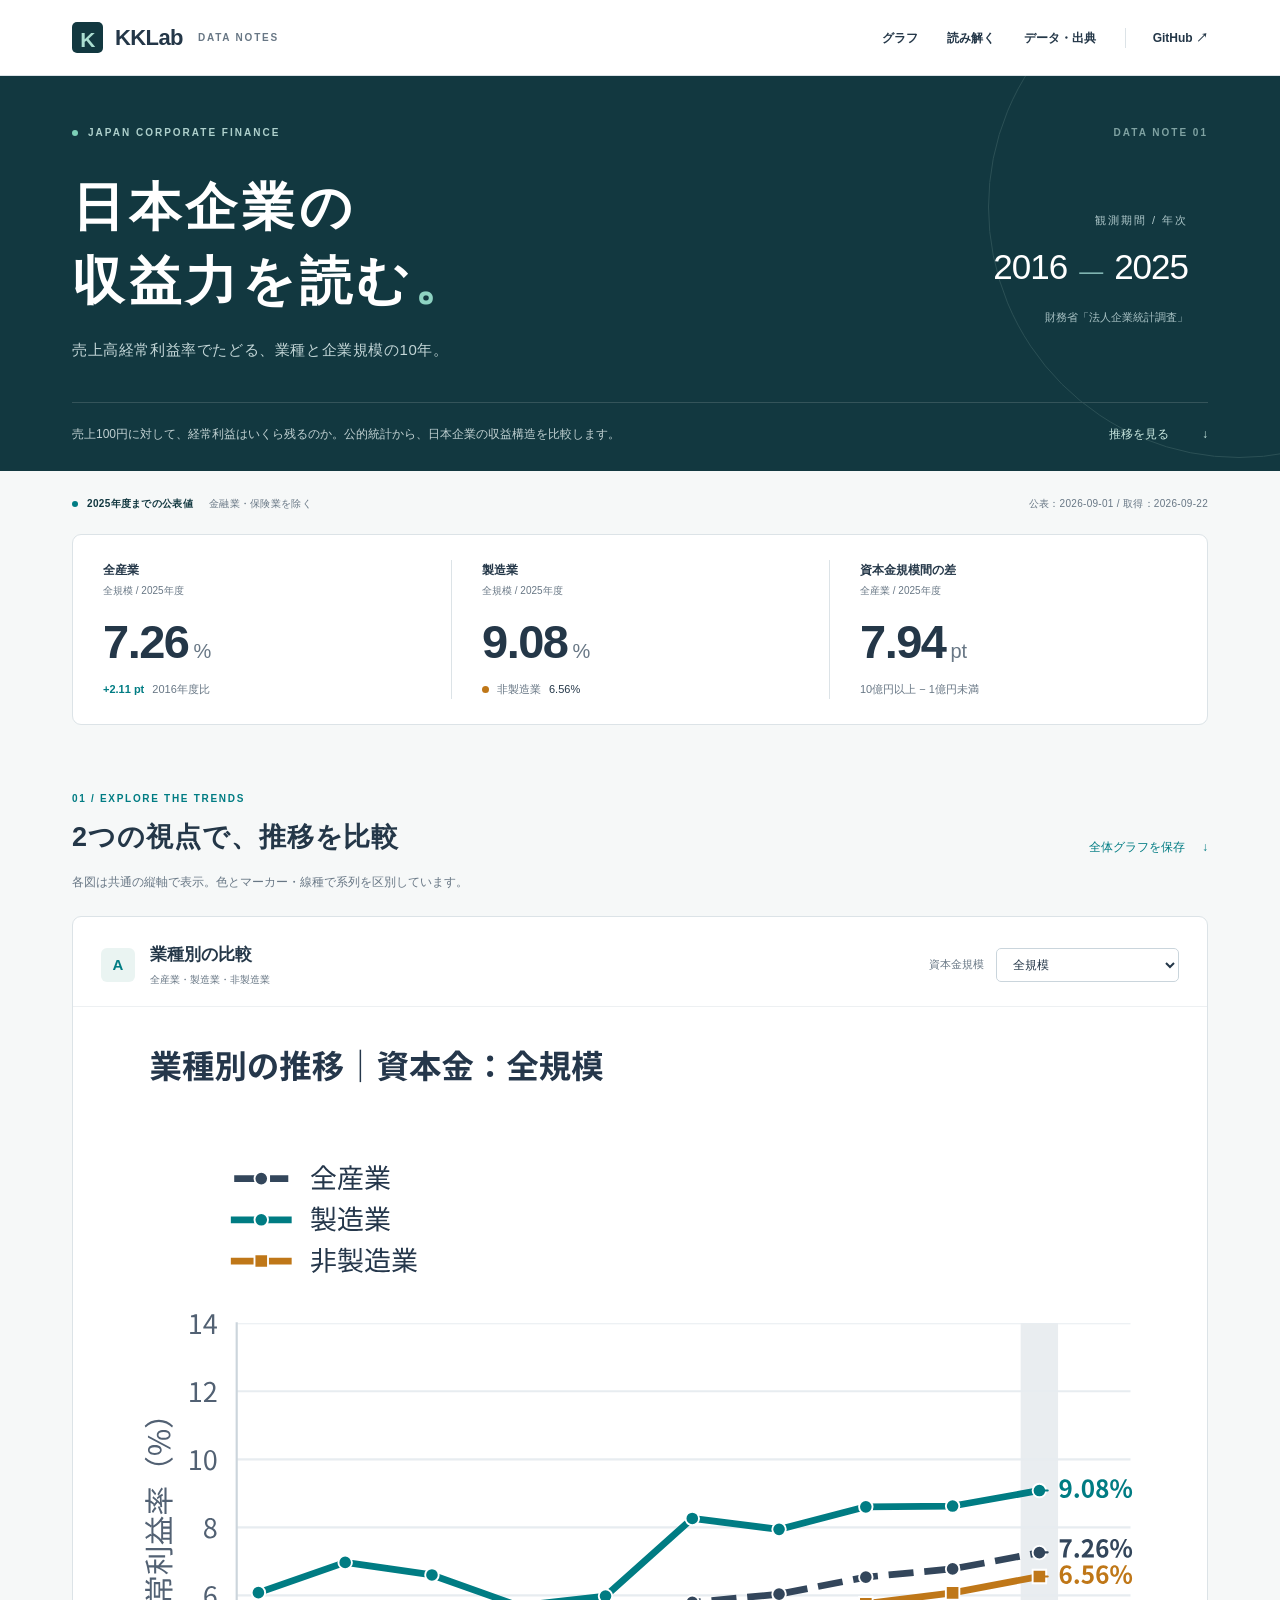
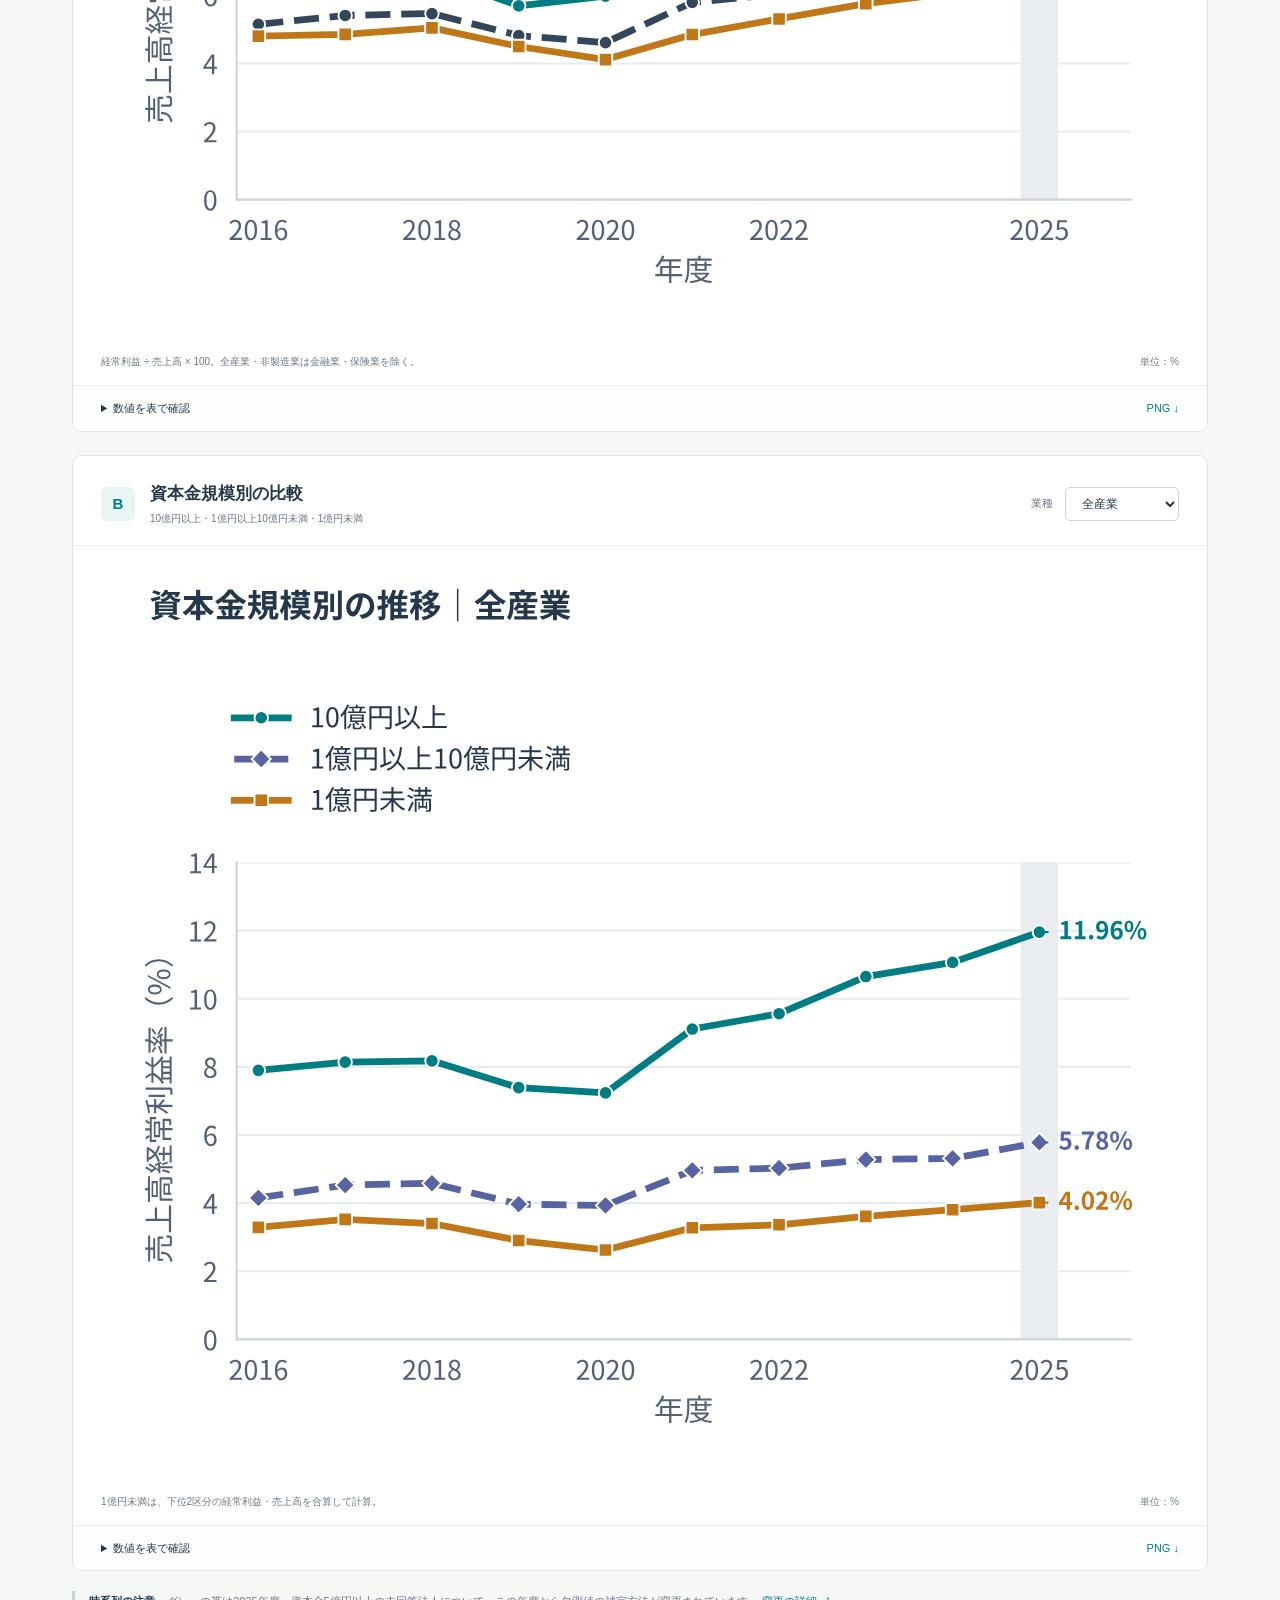
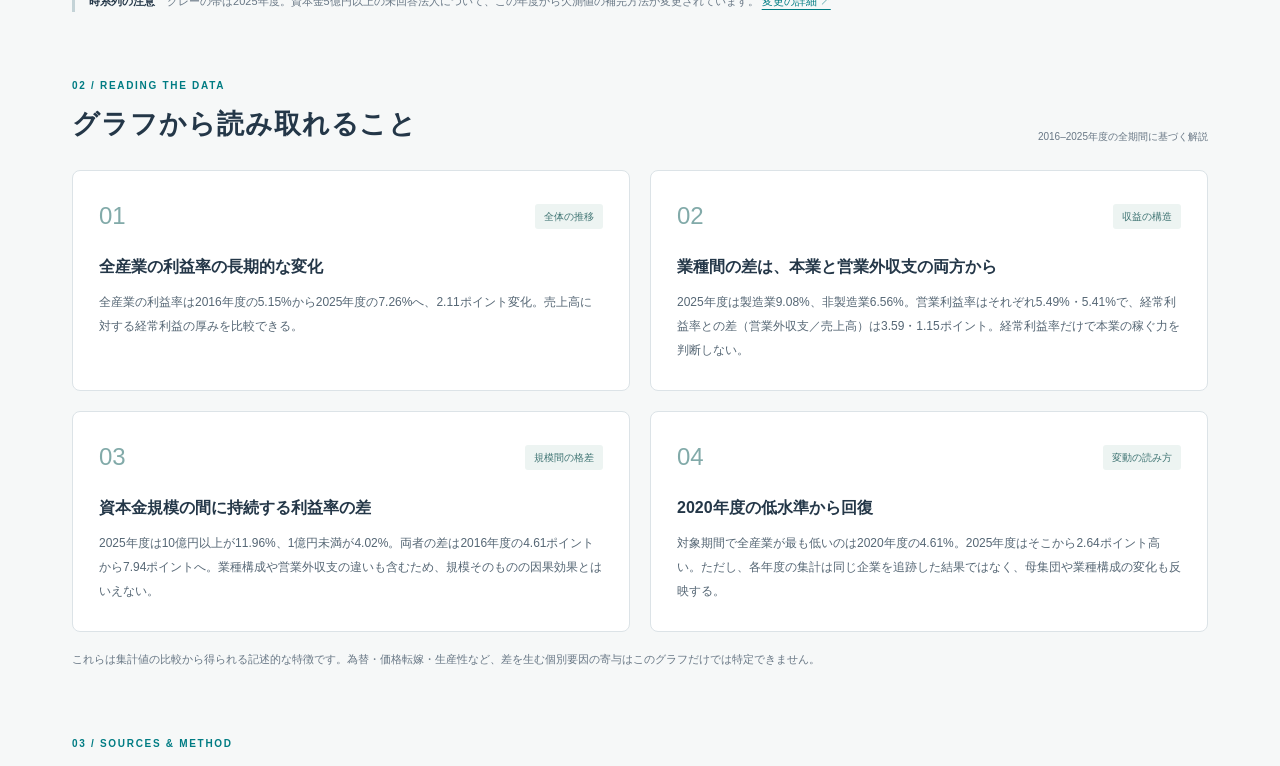
<file: docs/index.html>
<!doctype html>
<html lang="ja">
<head>
  <meta charset="utf-8">
  <meta name="viewport" content="width=device-width, initial-scale=1">
  <meta name="description" content="日本企業の売上高経常利益率を、業種・資本金規模別に比較。財務省「法人企業統計調査」の2016〜2025年度の年次データを可視化。PythonコードとCSVも公開。">
  <meta name="theme-color" content="#123840">
  <title>日本企業の収益力を読む | KKLab</title>
  <link rel="icon" href="data:image/svg+xml,%3Csvg xmlns='http://www.w3.org/2000/svg' viewBox='0 0 32 32'%3E%3Crect width='32' height='32' rx='8' fill='%23123840'/%3E%3Cpath d='M6 23l7-7 5 3 8-11' stroke='%2385d7c7' stroke-width='3' fill='none'/%3E%3C/svg%3E">
  <link rel="stylesheet" href="assets/style.css">
  <script src="assets/app.js" defer></script>
</head>
<body>
<a class="skip-link" href="#main">本文へ移動</a>
<header class="site-header">
  <div class="header-inner">
    <a class="brand" href="./" aria-label="KKLab ホーム"><span class="brand-mark" aria-hidden="true">K</span> KKLab <span class="brand-sub">DATA NOTES</span></a>
    <nav aria-label="メインナビゲーション"><a href="#trends">グラフ</a><a href="#insights">読み解く</a><a href="#sources">データ・出典</a><a class="github-link" href="https://github.com/katzkawai/kklab-corporate-ordinary-profit">GitHub ↗</a></nav>
  </div>
</header>
<main id="main">
  <section class="hero">
    <div class="hero-inner">
      <div class="eyebrow"><span class="status-dot"></span> JAPAN CORPORATE FINANCE <span class="hero-number">DATA NOTE 01</span></div>
      <div class="hero-heading"><div><h1>日本企業の<br>収益力を読む<span class="title-dot">。</span></h1><p class="hero-subtitle">売上高経常利益率でたどる、業種と企業規模の10年。</p></div>
        <div class="period"><span>観測期間 / 年次</span><strong>2016<span>—</span>2025</strong><small>財務省「法人企業統計調査」</small></div>
      </div>
      <div class="hero-footer"><p>売上100円に対して、経常利益はいくら残るのか。<br class="mobile-only">公的統計から、日本企業の収益構造を比較します。</p><a href="#trends">推移を見る <span aria-hidden="true">↓</span></a></div>
    </div>
  </section>
  <div class="content">
    <div class="scope"><span><span class="scope-dot"></span> 2025年度までの公表値</span><span>金融業・保険業を除く</span><span>公表：2026-09-01 / 取得：2026-09-22</span></div>
    <section class="metrics" aria-label="最新年度の主要指標">
      <article class="metric"><p class="metric-label">全産業 <span>全規模 / 2025年度</span></p><p class="metric-value">7.26<span>%</span></p><p class="metric-note"><span class="teal">+2.11 pt</span> <span>2016年度比</span></p></article>
      <article class="metric"><p class="metric-label">製造業 <span>全規模 / 2025年度</span></p><p class="metric-value">9.08<span>%</span></p><p class="metric-note"><span class="dot teal-bg"></span>非製造業 <strong>6.56%</strong></p></article>
      <article class="metric"><p class="metric-label">資本金規模間の差 <span>全産業 / 2025年度</span></p><p class="metric-value">7.94<span>pt</span></p><p class="metric-note">10億円以上 − 1億円未満</p></article>
    </section>

    <section id="trends" class="section">
      <div class="section-heading"><div><p class="eyebrow dark">01 / EXPLORE THE TRENDS</p><h2>2つの視点で、推移を比較</h2></div><a class="text-link" href="assets/ordinary-profit-margin.png" download>全体グラフを保存 <span aria-hidden="true">↓</span></a></div>
      <p class="section-intro">各図は共通の縦軸で表示。色とマーカー・線種で系列を区別しています。</p>
      <article class="chart-card" data-chart="industry">
        <div class="chart-header"><div><span class="chart-index">A</span><div><h3>業種別の比較</h3><p>全産業・製造業・非製造業</p></div></div><label class="chart-select">資本金規模<select id="industry-select" aria-controls="industry-chart industry-table"><option value="all">全規模</option><option value="large">10億円以上</option><option value="medium">1億円以上10億円未満</option><option value="small">1億円未満</option></select></label></div>
        <figure><div class="chart-scroll"><picture><source id="industry-mobile-source" media="(max-width: 560px)" srcset="assets/industry-all-mobile.svg"><img id="industry-chart" src="assets/industry-all.svg" alt="2016〜2025年度の売上高経常利益率。全規模の全産業・製造業・非製造業を比較。数値は直後のデータ表で確認できます。" width="1200" height="540"></picture></div><figcaption>経常利益 ÷ 売上高 × 100。全産業・非製造業は金融業・保険業を除く。<span>単位：%</span></figcaption></figure>
        <div class="chart-actions"><details><summary>数値を表で確認</summary><div class="table-scroll" id="industry-table"></div></details><a id="industry-download" href="assets/industry-all.png" download>PNG ↓</a></div>
      </article>
      <article class="chart-card" data-chart="size">
        <div class="chart-header"><div><span class="chart-index">B</span><div><h3>資本金規模別の比較</h3><p>10億円以上・1億円以上10億円未満・1億円未満</p></div></div><label class="chart-select">業種<select id="size-select" aria-controls="size-chart size-table"><option value="104">全産業</option><option value="108">製造業</option><option value="144">非製造業</option></select></label></div>
        <figure><div class="chart-scroll"><picture><source id="size-mobile-source" media="(max-width: 560px)" srcset="assets/size-104-mobile.svg"><img id="size-chart" src="assets/size-104.svg" alt="2016〜2025年度の売上高経常利益率。全産業について3つの資本金規模を比較。数値は直後のデータ表で確認できます。" width="1200" height="540" loading="lazy"></picture></div><figcaption>1億円未満は、下位2区分の経常利益・売上高を合算して計算。<span>単位：%</span></figcaption></figure>
        <div class="chart-actions"><details><summary>数値を表で確認</summary><div class="table-scroll" id="size-table"></div></details><a id="size-download" href="assets/size-104.png" download>PNG ↓</a></div>
      </article>
      <p class="chart-caveat"><strong>時系列の注意</strong> グレーの帯は2025年度。資本金5億円以上の未回答法人について、この年度から欠測値の補完方法が変更されています。 <a href="https://www.mof.go.jp/pri/reference/ssc/summary/kessokuchi_20260630.pdf">変更の詳細 ↗</a></p>
      <p id="chart-status" class="sr-only" role="status" aria-live="polite"></p>
      <noscript><p class="notice">グラフの切り替えとデータ表にはJavaScriptが必要です。上のグラフと<a href="data/ordinary_profit_margin.csv">全データCSV</a>はそのまま閲覧できます。</p></noscript>
    </section>

    <section id="insights" class="section insights-section">
      <div class="section-heading"><div><p class="eyebrow dark">02 / READING THE DATA</p><h2>グラフから読み取れること</h2></div><span class="section-aside">2016–2025年度の全期間に基づく解説</span></div>
      <div class="insight-grid"><article class="insight"><div class="insight-top"><span class="insight-number">01</span><span class="insight-tag">全体の推移</span></div><h3>全産業の利益率の長期的な変化</h3><p>全産業の利益率は2016年度の5.15%から2025年度の7.26%へ、2.11ポイント変化。売上高に対する経常利益の厚みを比較できる。</p></article><article class="insight"><div class="insight-top"><span class="insight-number">02</span><span class="insight-tag">収益の構造</span></div><h3>業種間の差は、本業と営業外収支の両方から</h3><p>2025年度は製造業9.08%、非製造業6.56%。営業利益率はそれぞれ5.49%・5.41%で、経常利益率との差（営業外収支／売上高）は3.59・1.15ポイント。経常利益率だけで本業の稼ぐ力を判断しない。</p></article><article class="insight"><div class="insight-top"><span class="insight-number">03</span><span class="insight-tag">規模間の格差</span></div><h3>資本金規模の間に持続する利益率の差</h3><p>2025年度は10億円以上が11.96%、1億円未満が4.02%。両者の差は2016年度の4.61ポイントから7.94ポイントへ。業種構成や営業外収支の違いも含むため、規模そのものの因果効果とはいえない。</p></article><article class="insight"><div class="insight-top"><span class="insight-number">04</span><span class="insight-tag">変動の読み方</span></div><h3>2020年度の低水準から回復</h3><p>対象期間で全産業が最も低いのは2020年度の4.61%。2025年度はそこから2.64ポイント高い。ただし、各年度の集計は同じ企業を追跡した結果ではなく、母集団や業種構成の変化も反映する。</p></article></div>
      <p class="small-note">これらは集計値の比較から得られる記述的な特徴です。為替・価格転嫁・生産性など、差を生む個別要因の寄与はこのグラフだけでは特定できません。</p>
    </section>

    <section id="sources" class="section">
      <div class="section-heading"><div><p class="eyebrow dark">03 / SOURCES & METHOD</p><h2>データと計算方法</h2></div></div>
      <div class="method-grid"><div class="formula-panel"><span>売上高経常利益率</span><p><strong>経常利益</strong><span class="formula-divide">÷</span><strong>売上高</strong><span class="formula-times">× 100</span></p><small>法人企業統計の母集団推計値を使用。企業ごとの利益率の単純平均ではなく、集計金額の比率です。</small></div><dl class="definition-list"><div><dt>調査</dt><dd><a href="https://www.e-stat.go.jp/dbview?sid=0003060791">財務省「法人企業統計調査」年次別調査 ↗</a><br>e-Stat 統計表ID：0003060791</dd></div><div><dt>対象・期間</dt><dd>金融業・保険業を除く営利法人等。2016〜2025年度の確定決算に基づく年次データ。暦年・四半期の値とは区別しています。</dd></div><div><dt>資本金規模</dt><dd>「10億円以上」「1億円以上10億円未満」「1億円未満」の3区分。最後の区分には1,000万円未満も含みます。中小企業基本法や従業員数による企業区分ではありません。</dd></div><div><dt>指標の範囲</dt><dd>経常利益は営業利益に営業外収益・費用を加減したもの。受取配当金なども含むため、国内の本業だけの利益率とは異なります。単体法人の集計で、連結決算の利益率ではありません。</dd></div></dl></div>
      <details class="method-details"><summary>集計の注意点・検証内容を見る</summary><div><ul><li>年次別調査を使用し、対象範囲が異なる四半期別調査を接続していません。未公表の2026年度の値は補間・予測していません。</li><li>資本金1億円未満は「1,000万円以上1億円未満」と「1,000万円未満」の金額を合算。公表利益率を平均していません。</li><li>同じ企業を追跡するパネルではありません。資本金の変更、業種構成、母集団・標本の変化などが集計値に影響します。差の統計的有意性は検定していません。</li><li>2025年度から、金融・保険業を除く資本金5億円以上の未回答法人で前年度回答がある場合、その過去データによる補完に変更されています。</li><li>公表利益率150点と再計算値を照合（原表の小数1桁丸めの範囲内）。製造業＋非製造業、資本金の相互排他的な4区分の金額が全体と一致することを確認（百万円単位の丸めを許容）。</li><li>グラフ・カードは原金額から再計算した小数2桁表示。原表の小数1桁表示と桁数が異なります。比率の差は丸め前の値から計算します。</li><li>出典：<a href="https://www.mof.go.jp/pri/reference/ssc/index.htm">調査概要</a> / <a href="https://www.mof.go.jp/pri/reference/ssc/results/data.htm">調査結果・用語・算式</a> / <a href="https://www.mof.go.jp/pri/reference/ssc/summary/kessokuchi_20260630.pdf">補完方法の変更</a>。このページは公表資料を加工したもので、財務省の公式ページではありません。</li></ul></div></details>
      <div class="download-panel"><div><p class="eyebrow dark">OPEN DATA / REPRODUCIBLE</p><h3>データから、もう一度たどれる。</h3><p>計算に使った原データと、図を生成するコードを公開しています。</p><code>uv run build.py</code></div><div class="download-links"><a class="button primary" href="data/ordinary_profit_margin.csv" download>集計済みCSV <span>↓</span></a><a class="button" href="https://github.com/katzkawai/kklab-corporate-ordinary-profit/blob/main/build.py">Pythonコード <span>↗</span></a><a href="data/estat_annual.csv" download>e-Stat原データ（CP932） ↓</a><a href="data/provenance.json">取得情報・検証結果 ↗</a></div></div>
      <p class="small-note">コードはPEP 723形式。リポジトリ一式を取得し、<code>uv run build.py</code> で保存済みデータから再生成できます。<code>--refresh</code> を加えるとe-Statの公開CSVを再取得します（APIキー不要）。</p>
    </section>
  </div>
</main>
<footer><div><a class="brand" href="./">KKLab <span class="brand-sub">DATA NOTES</span></a><p class="site-credit">公的統計を、考えるための手がかりに。<br>このサイトはGPT 6 Astraにより構築されました。</p><a href="https://github.com/katzkawai/kklab-corporate-ordinary-profit">Source on GitHub ↗</a></div></footer>
<script id="chart-data" type="application/json">[{"capital_label": "\u5168\u898f\u6a21", "capital_size": "all", "fiscal_year": 2016, "net_nonoperating_margin_pp": 1.1168685987367057, "operating_margin_pct": 4.034214583832325, "operating_profit_million_yen": 58728333.0, "ordinary_margin_pct": 5.151083182569031, "ordinary_profit_million_yen": 74987218.0, "sales_million_yen": 1455756301.0, "sector": "\u5168\u7523\u696d", "sector_code": "104"}, {"capital_label": "10\u5104\u5186\u4ee5\u4e0a", "capital_size": "large", "fiscal_year": 2016, "net_nonoperating_margin_pp": 2.1040175796032985, "operating_margin_pct": 5.794765997788385, "operating_profit_million_yen": 31129658.0, "ordinary_margin_pct": 7.898783577391684, "ordinary_profit_million_yen": 42432504.0, "sales_million_yen": 537203021.0, "sector": "\u5168\u7523\u696d", "sector_code": "104"}, {"capital_label": "1\u5104\u5186\u4ee5\u4e0a10\u5104\u5186\u672a\u6e80", "capital_size": "medium", "fiscal_year": 2016, "net_nonoperating_margin_pp": 0.31697010471593856, "operating_margin_pct": 3.838721600051225, "operating_profit_million_yen": 10324725.0, "ordinary_margin_pct": 4.155691704767164, "ordinary_profit_million_yen": 11177256.0, "sales_million_yen": 268962589.0, "sector": "\u5168\u7523\u696d", "sector_code": "104"}, {"capital_label": "1\u5104\u5186\u672a\u6e80", "capital_size": "small", "fiscal_year": 2016, "net_nonoperating_margin_pp": 0.6317067126813249, "operating_margin_pct": 2.6592052871644367, "operating_profit_million_yen": 17273950.0, "ordinary_margin_pct": 3.2909119998457617, "ordinary_profit_million_yen": 21377458.0, "sales_million_yen": 649590691.0, "sector": "\u5168\u7523\u696d", "sector_code": "104"}, {"capital_label": "\u5168\u898f\u6a21", "capital_size": "all", "fiscal_year": 2016, "net_nonoperating_margin_pp": 1.724597809891704, "operating_margin_pct": 4.356312846304606, "operating_profit_million_yen": 17231894.0, "ordinary_margin_pct": 6.08091065619631, "ordinary_profit_million_yen": 24053738.0, "sales_million_yen": 395561444.0, "sector": "\u88fd\u9020\u696d", "sector_code": "108"}, {"capital_label": "10\u5104\u5186\u4ee5\u4e0a", "capital_size": "large", "fiscal_year": 2016, "net_nonoperating_margin_pp": 2.7188762854627733, "operating_margin_pct": 4.718665431936515, "operating_profit_million_yen": 10371715.0, "ordinary_margin_pct": 7.437541717399288, "ordinary_profit_million_yen": 16347856.0, "sales_million_yen": 219801873.0, "sector": "\u88fd\u9020\u696d", "sector_code": "108"}, {"capital_label": "1\u5104\u5186\u4ee5\u4e0a10\u5104\u5186\u672a\u6e80", "capital_size": "medium", "fiscal_year": 2016, "net_nonoperating_margin_pp": 0.4836496433981514, "operating_margin_pct": 5.064069927008379, "operating_profit_million_yen": 3313725.0, "ordinary_margin_pct": 5.547719570406531, "ordinary_profit_million_yen": 3630206.0, "sales_million_yen": 65436004.0, "sector": "\u88fd\u9020\u696d", "sector_code": "108"}, {"capital_label": "1\u5104\u5186\u672a\u6e80", "capital_size": "small", "fiscal_year": 2016, "net_nonoperating_margin_pp": 0.47969986322142777, "operating_margin_pct": 3.214593306251601, "operating_profit_million_yen": 3546454.0, "ordinary_margin_pct": 3.6942931694730285, "ordinary_profit_million_yen": 4075676.0, "sales_million_yen": 110323567.0, "sector": "\u88fd\u9020\u696d", "sector_code": "108"}, {"capital_label": "\u5168\u898f\u6a21", "capital_size": "all", "fiscal_year": 2016, "net_nonoperating_margin_pp": 0.8901232577852429, "operating_margin_pct": 3.9140388887964583, "operating_profit_million_yen": 41496439.0, "ordinary_margin_pct": 4.804162146581701, "ordinary_profit_million_yen": 50933480.0, "sales_million_yen": 1060194857.0, "sector": "\u975e\u88fd\u9020\u696d", "sector_code": "144"}, {"capital_label": "10\u5104\u5186\u4ee5\u4e0a", "capital_size": "large", "fiscal_year": 2016, "net_nonoperating_margin_pp": 1.678224868928325, "operating_margin_pct": 6.5399709896449405, "operating_profit_million_yen": 20757943.0, "ordinary_margin_pct": 8.218195858573266, "ordinary_profit_million_yen": 26084648.0, "sales_million_yen": 317401148.0, "sector": "\u975e\u88fd\u9020\u696d", "sector_code": "144"}, {"capital_label": "1\u5104\u5186\u4ee5\u4e0a10\u5104\u5186\u672a\u6e80", "capital_size": "medium", "fiscal_year": 2016, "net_nonoperating_margin_pp": 0.26338082565479093, "operating_margin_pct": 3.4447588259784343, "operating_profit_million_yen": 7011000.0, "ordinary_margin_pct": 3.7081396516332252, "ordinary_profit_million_yen": 7547050.0, "sales_million_yen": 203526585.0, "sector": "\u975e\u88fd\u9020\u696d", "sector_code": "144"}, {"capital_label": "1\u5104\u5186\u672a\u6e80", "capital_size": "small", "fiscal_year": 2016, "net_nonoperating_margin_pp": 0.6628043581607246, "operating_margin_pct": 2.5455836985159883, "operating_profit_million_yen": 13727496.0, "ordinary_margin_pct": 3.208388056676713, "ordinary_profit_million_yen": 17301782.0, "sales_million_yen": 539267124.0, "sector": "\u975e\u88fd\u9020\u696d", "sector_code": "144"}, {"capital_label": "\u5168\u898f\u6a21", "capital_size": "all", "fiscal_year": 2017, "net_nonoperating_margin_pp": 1.043314317596459, "operating_margin_pct": 4.367732806226301, "operating_profit_million_yen": 67444032.0, "ordinary_margin_pct": 5.41104712382276, "ordinary_profit_million_yen": 83554295.0, "sales_million_yen": 1544142808.0, "sector": "\u5168\u7523\u696d", "sector_code": "104"}, {"capital_label": "10\u5104\u5186\u4ee5\u4e0a", "capital_size": "large", "fiscal_year": 2017, "net_nonoperating_margin_pp": 1.8103718515983278, "operating_margin_pct": 6.331437564685778, "operating_profit_million_yen": 36004816.0, "ordinary_margin_pct": 8.141809416284106, "ordinary_profit_million_yen": 46299809.0, "sales_million_yen": 568667315.0, "sector": "\u5168\u7523\u696d", "sector_code": "104"}, {"capital_label": "1\u5104\u5186\u4ee5\u4e0a10\u5104\u5186\u672a\u6e80", "capital_size": "medium", "fiscal_year": 2017, "net_nonoperating_margin_pp": 0.5255502666973895, "operating_margin_pct": 4.004166964712382, "operating_profit_million_yen": 11495660.0, "ordinary_margin_pct": 4.529717231409771, "ordinary_profit_million_yen": 13004475.0, "sales_million_yen": 287092424.0, "sector": "\u5168\u7523\u696d", "sector_code": "104"}, {"capital_label": "1\u5104\u5186\u672a\u6e80", "capital_size": "small", "fiscal_year": 2017, "net_nonoperating_margin_pp": 0.6255899068313662, "operating_margin_pct": 2.8971595755502233, "operating_profit_million_yen": 19943556.0, "ordinary_margin_pct": 3.5227494823815895, "ordinary_profit_million_yen": 24250011.0, "sales_million_yen": 688383069.0, "sector": "\u5168\u7523\u696d", "sector_code": "104"}, {"capital_label": "\u5168\u898f\u6a21", "capital_size": "all", "fiscal_year": 2017, "net_nonoperating_margin_pp": 1.9152606853622434, "operating_margin_pct": 5.055050882860206, "operating_profit_million_yen": 20536639.0, "ordinary_margin_pct": 6.970311568222449, "ordinary_profit_million_yen": 28317573.0, "sales_million_yen": 406259788.0, "sector": "\u88fd\u9020\u696d", "sector_code": "108"}, {"capital_label": "10\u5104\u5186\u4ee5\u4e0a", "capital_size": "large", "fiscal_year": 2017, "net_nonoperating_margin_pp": 2.920849110662602, "operating_margin_pct": 5.927315949939735, "operating_profit_million_yen": 13679434.0, "ordinary_margin_pct": 8.848165060602337, "ordinary_profit_million_yen": 20420354.0, "sales_million_yen": 230786314.0, "sector": "\u88fd\u9020\u696d", "sector_code": "108"}, {"capital_label": "1\u5104\u5186\u4ee5\u4e0a10\u5104\u5186\u672a\u6e80", "capital_size": "medium", "fiscal_year": 2017, "net_nonoperating_margin_pp": 0.4487627288297187, "operating_margin_pct": 5.160913644109241, "operating_profit_million_yen": 3410074.0, "ordinary_margin_pct": 5.60967637293896, "ordinary_profit_million_yen": 3706594.0, "sales_million_yen": 66075006.0, "sector": "\u88fd\u9020\u696d", "sector_code": "108"}, {"capital_label": "1\u5104\u5186\u672a\u6e80", "capital_size": "small", "fiscal_year": 2017, "net_nonoperating_margin_pp": 0.6796201204572627, "operating_margin_pct": 3.150986538495219, "operating_profit_million_yen": 3447131.0, "ordinary_margin_pct": 3.830606658952482, "ordinary_profit_million_yen": 4190625.0, "sales_million_yen": 109398468.0, "sector": "\u88fd\u9020\u696d", "sector_code": "108"}, {"capital_label": "\u5168\u898f\u6a21", "capital_size": "all", "fiscal_year": 2017, "net_nonoperating_margin_pp": 0.7320022228647014, "operating_margin_pct": 4.122338779604955, "operating_profit_million_yen": 46907393.0, "ordinary_margin_pct": 4.854341002469656, "ordinary_profit_million_yen": 55236722.0, "sales_million_yen": 1137883020.0, "sector": "\u975e\u88fd\u9020\u696d", "sector_code": "144"}, {"capital_label": "10\u5104\u5186\u4ee5\u4e0a", "capital_size": "large", "fiscal_year": 2017, "net_nonoperating_margin_pp": 1.0518712178196727, "operating_margin_pct": 6.6074688822175, "operating_profit_million_yen": 22325382.0, "ordinary_margin_pct": 7.659340100037173, "ordinary_profit_million_yen": 25879455.0, "sales_million_yen": 337881001.0, "sector": "\u975e\u88fd\u9020\u696d", "sector_code": "144"}, {"capital_label": "1\u5104\u5186\u4ee5\u4e0a10\u5104\u5186\u672a\u6e80", "capital_size": "medium", "fiscal_year": 2017, "net_nonoperating_margin_pp": 0.5485065434978522, "operating_margin_pct": 3.658347868311447, "operating_profit_million_yen": 8085586.0, "ordinary_margin_pct": 4.206854411809299, "ordinary_profit_million_yen": 9297881.0, "sales_million_yen": 221017418.0, "sector": "\u975e\u88fd\u9020\u696d", "sector_code": "144"}, {"capital_label": "1\u5104\u5186\u672a\u6e80", "capital_size": "small", "fiscal_year": 2017, "net_nonoperating_margin_pp": 0.6153809607105596, "operating_margin_pct": 2.849199265664062, "operating_profit_million_yen": 16496425.0, "ordinary_margin_pct": 3.4645802263746215, "ordinary_profit_million_yen": 20059386.0, "sales_million_yen": 578984601.0, "sector": "\u975e\u88fd\u9020\u696d", "sector_code": "144"}, {"capital_label": "\u5168\u898f\u6a21", "capital_size": "all", "fiscal_year": 2018, "net_nonoperating_margin_pp": 1.0544573045073955, "operating_margin_pct": 4.411738666165632, "operating_profit_million_yen": 67729516.0, "ordinary_margin_pct": 5.466195970673027, "ordinary_profit_million_yen": 83917665.0, "sales_million_yen": 1535211424.0, "sector": "\u5168\u7523\u696d", "sector_code": "104"}, {"capital_label": "10\u5104\u5186\u4ee5\u4e0a", "capital_size": "large", "fiscal_year": 2018, "net_nonoperating_margin_pp": 1.8159913287665752, "operating_margin_pct": 6.362363344594309, "operating_profit_million_yen": 37526705.0, "ordinary_margin_pct": 8.178354673360884, "ordinary_profit_million_yen": 48237846.0, "sales_million_yen": 589823356.0, "sector": "\u5168\u7523\u696d", "sector_code": "104"}, {"capital_label": "1\u5104\u5186\u4ee5\u4e0a10\u5104\u5186\u672a\u6e80", "capital_size": "medium", "fiscal_year": 2018, "net_nonoperating_margin_pp": 0.5001863546342724, "operating_margin_pct": 4.084051075702611, "operating_profit_million_yen": 12171090.0, "ordinary_margin_pct": 4.584237430336883, "ordinary_profit_million_yen": 13661721.0, "sales_million_yen": 298015127.0, "sector": "\u5168\u7523\u696d", "sector_code": "104"}, {"capital_label": "1\u5104\u5186\u672a\u6e80", "capital_size": "small", "fiscal_year": 2018, "net_nonoperating_margin_pp": 0.6157775136295043, "operating_margin_pct": 2.785368349215572, "operating_profit_million_yen": 18031721.0, "ordinary_margin_pct": 3.4011458628450764, "ordinary_profit_million_yen": 22018098.0, "sales_million_yen": 647372941.0, "sector": "\u5168\u7523\u696d", "sector_code": "104"}, {"capital_label": "\u5168\u898f\u6a21", "capital_size": "all", "fiscal_year": 2018, "net_nonoperating_margin_pp": 1.9782102133808817, "operating_margin_pct": 4.622990658683705, "operating_profit_million_yen": 19151653.0, "ordinary_margin_pct": 6.601200872064586, "ordinary_profit_million_yen": 27346780.0, "sales_million_yen": 414269775.0, "sector": "\u88fd\u9020\u696d", "sector_code": "108"}, {"capital_label": "10\u5104\u5186\u4ee5\u4e0a", "capital_size": "large", "fiscal_year": 2018, "net_nonoperating_margin_pp": 2.9510925004683433, "operating_margin_pct": 5.223683368803853, "operating_profit_million_yen": 12421689.0, "ordinary_margin_pct": 8.174775869272196, "ordinary_profit_million_yen": 19439257.0, "sales_million_yen": 237795596.0, "sector": "\u88fd\u9020\u696d", "sector_code": "108"}, {"capital_label": "1\u5104\u5186\u4ee5\u4e0a10\u5104\u5186\u672a\u6e80", "capital_size": "medium", "fiscal_year": 2018, "net_nonoperating_margin_pp": 0.5625915656865281, "operating_margin_pct": 4.6833431110151835, "operating_profit_million_yen": 3187951.0, "ordinary_margin_pct": 5.245934676701712, "ordinary_profit_million_yen": 3570907.0, "sales_million_yen": 68069986.0, "sector": "\u88fd\u9020\u696d", "sector_code": "108"}, {"capital_label": "1\u5104\u5186\u672a\u6e80", "capital_size": "small", "fiscal_year": 2018, "net_nonoperating_margin_pp": 0.7330002447414561, "operating_margin_pct": 3.2674132816984303, "operating_profit_million_yen": 3542013.0, "ordinary_margin_pct": 4.000413526439886, "ordinary_profit_million_yen": 4336616.0, "sales_million_yen": 108404193.0, "sector": "\u88fd\u9020\u696d", "sector_code": "108"}, {"capital_label": "\u5168\u898f\u6a21", "capital_size": "all", "fiscal_year": 2018, "net_nonoperating_margin_pp": 0.7130631649854946, "operating_margin_pct": 4.33366563222418, "operating_profit_million_yen": 48577863.0, "ordinary_margin_pct": 5.046728797209675, "ordinary_profit_million_yen": 56570885.0, "sales_million_yen": 1120941649.0, "sector": "\u975e\u88fd\u9020\u696d", "sector_code": "144"}, {"capital_label": "10\u5104\u5186\u4ee5\u4e0a", "capital_size": "large", "fiscal_year": 2018, "net_nonoperating_margin_pp": 1.0492277654466804, "operating_margin_pct": 7.131544398657651, "operating_profit_million_yen": 25105016.0, "ordinary_margin_pct": 8.180772164104331, "ordinary_profit_million_yen": 28798589.0, "sales_million_yen": 352027760.0, "sector": "\u975e\u88fd\u9020\u696d", "sector_code": "144"}, {"capital_label": "1\u5104\u5186\u4ee5\u4e0a10\u5104\u5186\u672a\u6e80", "capital_size": "medium", "fiscal_year": 2018, "net_nonoperating_margin_pp": 0.48171272294899214, "operating_margin_pct": 3.9066444113293963, "operating_profit_million_yen": 8983139.0, "ordinary_margin_pct": 4.3883571342783885, "ordinary_profit_million_yen": 10090814.0, "sales_million_yen": 229945141.0, "sector": "\u975e\u88fd\u9020\u696d", "sector_code": "144"}, {"capital_label": "1\u5104\u5186\u672a\u6e80", "capital_size": "small", "fiscal_year": 2018, "net_nonoperating_margin_pp": 0.5922001993332642, "operating_margin_pct": 2.688413392013594, "operating_profit_million_yen": 14489708.0, "ordinary_margin_pct": 3.2806135913468584, "ordinary_profit_million_yen": 17681482.0, "sales_million_yen": 538968748.0, "sector": "\u975e\u88fd\u9020\u696d", "sector_code": "144"}, {"capital_label": "\u5168\u898f\u6a21", "capital_size": "all", "fiscal_year": 2019, "net_nonoperating_margin_pp": 1.0983113245926863, "operating_margin_pct": 3.7224302988015467, "operating_profit_million_yen": 55162642.0, "ordinary_margin_pct": 4.820741623394233, "ordinary_profit_million_yen": 71438502.0, "sales_million_yen": 1481898587.0, "sector": "\u5168\u7523\u696d", "sector_code": "104"}, {"capital_label": "10\u5104\u5186\u4ee5\u4e0a", "capital_size": "large", "fiscal_year": 2019, "net_nonoperating_margin_pp": 1.9228693319281875, "operating_margin_pct": 5.467789477457286, "operating_profit_million_yen": 30850321.0, "ordinary_margin_pct": 7.3906588093854735, "ordinary_profit_million_yen": 41699520.0, "sales_million_yen": 564219254.0, "sector": "\u5168\u7523\u696d", "sector_code": "104"}, {"capital_label": "1\u5104\u5186\u4ee5\u4e0a10\u5104\u5186\u672a\u6e80", "capital_size": "medium", "fiscal_year": 2019, "net_nonoperating_margin_pp": 0.4413612578659154, "operating_margin_pct": 3.5289012449941723, "operating_profit_million_yen": 10248768.0, "ordinary_margin_pct": 3.9702625028600877, "ordinary_profit_million_yen": 11530586.0, "sales_million_yen": 290423769.0, "sector": "\u5168\u7523\u696d", "sector_code": "104"}, {"capital_label": "1\u5104\u5186\u672a\u6e80", "capital_size": "small", "fiscal_year": 2019, "net_nonoperating_margin_pp": 0.6607901528315501, "operating_margin_pct": 2.2420770427793286, "operating_profit_million_yen": 14063553.0, "ordinary_margin_pct": 2.9028671956108787, "ordinary_profit_million_yen": 18208396.0, "sales_million_yen": 627255564.0, "sector": "\u5168\u7523\u696d", "sector_code": "104"}, {"capital_label": "\u5168\u898f\u6a21", "capital_size": "all", "fiscal_year": 2019, "net_nonoperating_margin_pp": 2.1796254966788595, "operating_margin_pct": 3.5143539895840874, "operating_profit_million_yen": 14004690.0, "ordinary_margin_pct": 5.693979486262947, "ordinary_profit_million_yen": 22690491.0, "sales_million_yen": 398499697.0, "sector": "\u88fd\u9020\u696d", "sector_code": "108"}, {"capital_label": "10\u5104\u5186\u4ee5\u4e0a", "capital_size": "large", "fiscal_year": 2019, "net_nonoperating_margin_pp": 3.272004239119154, "operating_margin_pct": 3.7880220476241067, "operating_profit_million_yen": 8728344.0, "ordinary_margin_pct": 7.060026286743261, "ordinary_profit_million_yen": 16267682.0, "sales_million_yen": 230419567.0, "sector": "\u88fd\u9020\u696d", "sector_code": "108"}, {"capital_label": "1\u5104\u5186\u4ee5\u4e0a10\u5104\u5186\u672a\u6e80", "capital_size": "medium", "fiscal_year": 2019, "net_nonoperating_margin_pp": 0.5340307146807222, "operating_margin_pct": 4.012767580687872, "operating_profit_million_yen": 2573058.0, "ordinary_margin_pct": 4.546798295368594, "ordinary_profit_million_yen": 2915488.0, "sales_million_yen": 64121780.0, "sector": "\u88fd\u9020\u696d", "sector_code": "108"}, {"capital_label": "1\u5104\u5186\u672a\u6e80", "capital_size": "small", "fiscal_year": 2019, "net_nonoperating_margin_pp": 0.7734183930391354, "operating_margin_pct": 2.6003567774979115, "operating_profit_million_yen": 2703288.0, "ordinary_margin_pct": 3.373775170537047, "ordinary_profit_million_yen": 3507321.0, "sales_million_yen": 103958350.0, "sector": "\u88fd\u9020\u696d", "sector_code": "108"}, {"capital_label": "\u5168\u898f\u6a21", "capital_size": "all", "fiscal_year": 2019, "net_nonoperating_margin_pp": 0.7005784360735312, "operating_margin_pct": 3.7989656792061144, "operating_profit_million_yen": 41157952.0, "ordinary_margin_pct": 4.499544115279646, "ordinary_profit_million_yen": 48748011.0, "sales_million_yen": 1083398890.0, "sector": "\u975e\u88fd\u9020\u696d", "sector_code": "144"}, {"capital_label": "10\u5104\u5186\u4ee5\u4e0a", "capital_size": "large", "fiscal_year": 2019, "net_nonoperating_margin_pp": 0.9915710316409019, "operating_margin_pct": 6.627321073551516, "operating_profit_million_yen": 22121977.0, "ordinary_margin_pct": 7.618892105192418, "ordinary_profit_million_yen": 25431838.0, "sales_million_yen": 333799687.0, "sector": "\u975e\u88fd\u9020\u696d", "sector_code": "144"}, {"capital_label": "1\u5104\u5186\u4ee5\u4e0a10\u5104\u5186\u672a\u6e80", "capital_size": "medium", "fiscal_year": 2019, "net_nonoperating_margin_pp": 0.41510373114749743, "operating_margin_pct": 3.3917996186944697, "operating_profit_million_yen": 7675710.0, "ordinary_margin_pct": 3.806903349841967, "ordinary_profit_million_yen": 8615098.0, "sales_million_yen": 226301989.0, "sector": "\u975e\u88fd\u9020\u696d", "sector_code": "144"}, {"capital_label": "1\u5104\u5186\u672a\u6e80", "capital_size": "small", "fiscal_year": 2019, "net_nonoperating_margin_pp": 0.6384153996279447, "operating_margin_pct": 2.1709011047782876, "operating_profit_million_yen": 11360265.0, "ordinary_margin_pct": 2.8093165044062323, "ordinary_profit_million_yen": 14701075.0, "sales_million_yen": 523297214.0, "sector": "\u975e\u88fd\u9020\u696d", "sector_code": "144"}, {"capital_label": "\u5168\u898f\u6a21", "capital_size": "all", "fiscal_year": 2020, "net_nonoperating_margin_pp": 1.5575948894431448, "operating_margin_pct": 3.0556293311053224, "operating_profit_million_yen": 41632021.0, "ordinary_margin_pct": 4.613224220548467, "ordinary_profit_million_yen": 62853778.0, "sales_million_yen": 1362469609.0, "sector": "\u5168\u7523\u696d", "sector_code": "104"}, {"capital_label": "10\u5104\u5186\u4ee5\u4e0a", "capital_size": "large", "fiscal_year": 2020, "net_nonoperating_margin_pp": 2.2036811720171583, "operating_margin_pct": 5.032953197545105, "operating_profit_million_yen": 25781913.0, "ordinary_margin_pct": 7.236634369562263, "ordinary_profit_million_yen": 37070537.0, "sales_million_yen": 512262125.0, "sector": "\u5168\u7523\u696d", "sector_code": "104"}, {"capital_label": "1\u5104\u5186\u4ee5\u4e0a10\u5104\u5186\u672a\u6e80", "capital_size": "medium", "fiscal_year": 2020, "net_nonoperating_margin_pp": 0.5897821323739203, "operating_margin_pct": 3.3433287554191495, "operating_profit_million_yen": 8859330.0, "ordinary_margin_pct": 3.93311088779307, "ordinary_profit_million_yen": 10422166.0, "sales_million_yen": 264985308.0, "sector": "\u5168\u7523\u696d", "sector_code": "104"}, {"capital_label": "1\u5104\u5186\u672a\u6e80", "capital_size": "small", "fiscal_year": 2020, "net_nonoperating_margin_pp": 1.4302767979865478, "operating_margin_pct": 1.1945511101069417, "operating_profit_million_yen": 6990778.0, "ordinary_margin_pct": 2.6248279080934895, "ordinary_profit_million_yen": 15361075.0, "sales_million_yen": 585222176.0, "sector": "\u5168\u7523\u696d", "sector_code": "104"}, {"capital_label": "\u5168\u898f\u6a21", "capital_size": "all", "fiscal_year": 2020, "net_nonoperating_margin_pp": 2.8537367905053967, "operating_margin_pct": 3.1256428981298656, "operating_profit_million_yen": 11411559.0, "ordinary_margin_pct": 5.979379688635262, "ordinary_profit_million_yen": 21830403.0, "sales_million_yen": 365094778.0, "sector": "\u88fd\u9020\u696d", "sector_code": "108"}, {"capital_label": "10\u5104\u5186\u4ee5\u4e0a", "capital_size": "large", "fiscal_year": 2020, "net_nonoperating_margin_pp": 3.9920887857857426, "operating_margin_pct": 3.6209831878363032, "operating_profit_million_yen": 7602623.0, "ordinary_margin_pct": 7.613071973622046, "ordinary_profit_million_yen": 15984420.0, "sales_million_yen": 209960185.0, "sector": "\u88fd\u9020\u696d", "sector_code": "108"}, {"capital_label": "1\u5104\u5186\u4ee5\u4e0a10\u5104\u5186\u672a\u6e80", "capital_size": "medium", "fiscal_year": 2020, "net_nonoperating_margin_pp": 0.8191615792924889, "operating_margin_pct": 4.188403362548173, "operating_profit_million_yen": 2666868.0, "ordinary_margin_pct": 5.007564941840662, "ordinary_profit_million_yen": 3188450.0, "sales_million_yen": 63672664.0, "sector": "\u88fd\u9020\u696d", "sector_code": "108"}, {"capital_label": "1\u5104\u5186\u672a\u6e80", "capital_size": "small", "fiscal_year": 2020, "net_nonoperating_margin_pp": 1.6569353134898344, "operating_margin_pct": 1.248681295580372, "operating_profit_million_yen": 1142068.0, "ordinary_margin_pct": 2.9056166090702065, "ordinary_profit_million_yen": 2657533.0, "sales_million_yen": 91461929.0, "sector": "\u88fd\u9020\u696d", "sector_code": "108"}, {"capital_label": "\u5168\u898f\u6a21", "capital_size": "all", "fiscal_year": 2020, "net_nonoperating_margin_pp": 1.0831347116678942, "operating_margin_pct": 3.0300004632862048, "operating_profit_million_yen": 30220462.0, "ordinary_margin_pct": 4.113135174954099, "ordinary_profit_million_yen": 41023375.0, "sales_million_yen": 997374831.0, "sector": "\u975e\u88fd\u9020\u696d", "sector_code": "144"}, {"capital_label": "10\u5104\u5186\u4ee5\u4e0a", "capital_size": "large", "fiscal_year": 2020, "net_nonoperating_margin_pp": 0.9615641236043668, "operating_margin_pct": 6.0136200250650065, "operating_profit_million_yen": 18179290.0, "ordinary_margin_pct": 6.975184148669373, "ordinary_profit_million_yen": 21086117.0, "sales_million_yen": 302301940.0, "sector": "\u975e\u88fd\u9020\u696d", "sector_code": "144"}, {"capital_label": "1\u5104\u5186\u4ee5\u4e0a10\u5104\u5186\u672a\u6e80", "capital_size": "medium", "fiscal_year": 2020, "net_nonoperating_margin_pp": 0.5172322906851292, "operating_margin_pct": 3.0760422579318965, "operating_profit_million_yen": 6192462.0, "ordinary_margin_pct": 3.5932745486170257, "ordinary_profit_million_yen": 7233716.0, "sales_million_yen": 201312644.0, "sector": "\u975e\u88fd\u9020\u696d", "sector_code": "144"}, {"capital_label": "1\u5104\u5186\u672a\u6e80", "capital_size": "small", "fiscal_year": 2020, "net_nonoperating_margin_pp": 1.3882915932679367, "operating_margin_pct": 1.1845242778323546, "operating_profit_million_yen": 5848710.0, "ordinary_margin_pct": 2.5728158711002913, "ordinary_profit_million_yen": 12703542.0, "sales_million_yen": 493760247.0, "sector": "\u975e\u88fd\u9020\u696d", "sector_code": "144"}, {"capital_label": "\u5168\u898f\u6a21", "capital_size": "all", "fiscal_year": 2021, "net_nonoperating_margin_pp": 2.051890363757941, "operating_margin_pct": 3.7444602716685114, "operating_profit_million_yen": 54215583.0, "ordinary_margin_pct": 5.796350635426452, "ordinary_profit_million_yen": 83924653.0, "sales_million_yen": 1447887788.0, "sector": "\u5168\u7523\u696d", "sector_code": "104"}, {"capital_label": "10\u5104\u5186\u4ee5\u4e0a", "capital_size": "large", "fiscal_year": 2021, "net_nonoperating_margin_pp": 2.711655949060111, "operating_margin_pct": 6.400340136505546, "operating_profit_million_yen": 34793189.0, "ordinary_margin_pct": 9.111996085565657, "ordinary_profit_million_yen": 49534149.0, "sales_million_yen": 543614687.0, "sector": "\u5168\u7523\u696d", "sector_code": "104"}, {"capital_label": "1\u5104\u5186\u4ee5\u4e0a10\u5104\u5186\u672a\u6e80", "capital_size": "medium", "fiscal_year": 2021, "net_nonoperating_margin_pp": 0.7415992330907937, "operating_margin_pct": 4.219875886001271, "operating_profit_million_yen": 11924371.0, "ordinary_margin_pct": 4.961475119092064, "ordinary_profit_million_yen": 14019955.0, "sales_million_yen": 282576344.0, "sector": "\u5168\u7523\u696d", "sector_code": "104"}, {"capital_label": "1\u5104\u5186\u672a\u6e80", "capital_size": "small", "fiscal_year": 2021, "net_nonoperating_margin_pp": 2.070547393896089, "operating_margin_pct": 1.206057923831184, "operating_profit_million_yen": 7498023.0, "ordinary_margin_pct": 3.276605317727273, "ordinary_profit_million_yen": 20370549.0, "sales_million_yen": 621696757.0, "sector": "\u5168\u7523\u696d", "sector_code": "104"}, {"capital_label": "\u5168\u898f\u6a21", "capital_size": "all", "fiscal_year": 2021, "net_nonoperating_margin_pp": 3.098752694484478, "operating_margin_pct": 5.163101914073932, "operating_profit_million_yen": 20744000.0, "ordinary_margin_pct": 8.26185460855841, "ordinary_profit_million_yen": 33193982.0, "sales_million_yen": 401773979.0, "sector": "\u88fd\u9020\u696d", "sector_code": "108"}, {"capital_label": "10\u5104\u5186\u4ee5\u4e0a", "capital_size": "large", "fiscal_year": 2021, "net_nonoperating_margin_pp": 4.248870131686937, "operating_margin_pct": 6.333933191429615, "operating_profit_million_yen": 14629321.0, "ordinary_margin_pct": 10.582803323116552, "ordinary_profit_million_yen": 24442826.0, "sales_million_yen": 230967403.0, "sector": "\u88fd\u9020\u696d", "sector_code": "108"}, {"capital_label": "1\u5104\u5186\u4ee5\u4e0a10\u5104\u5186\u672a\u6e80", "capital_size": "medium", "fiscal_year": 2021, "net_nonoperating_margin_pp": 0.9999083847855399, "operating_margin_pct": 5.4404595998067204, "operating_profit_million_yen": 3984653.0, "ordinary_margin_pct": 6.44036798459226, "ordinary_profit_million_yen": 4716997.0, "sales_million_yen": 73241110.0, "sector": "\u88fd\u9020\u696d", "sector_code": "108"}, {"capital_label": "1\u5104\u5186\u672a\u6e80", "capital_size": "small", "fiscal_year": 2021, "net_nonoperating_margin_pp": 1.9516464975424803, "operating_margin_pct": 2.1831761660421938, "operating_profit_million_yen": 2130026.0, "ordinary_margin_pct": 4.134822663584674, "ordinary_profit_million_yen": 4034159.0, "sales_million_yen": 97565466.0, "sector": "\u88fd\u9020\u696d", "sector_code": "108"}, {"capital_label": "\u5168\u898f\u6a21", "capital_size": "all", "fiscal_year": 2021, "net_nonoperating_margin_pp": 1.6498289049924977, "operating_margin_pct": 3.199612003209872, "operating_profit_million_yen": 33471583.0, "ordinary_margin_pct": 4.84944090820237, "ordinary_profit_million_yen": 50730671.0, "sales_million_yen": 1046113809.0, "sector": "\u975e\u88fd\u9020\u696d", "sector_code": "144"}, {"capital_label": "10\u5104\u5186\u4ee5\u4e0a", "capital_size": "large", "fiscal_year": 2021, "net_nonoperating_margin_pp": 1.5760427971605226, "operating_margin_pct": 6.449398101919862, "operating_profit_million_yen": 20163868.0, "ordinary_margin_pct": 8.025440899080385, "ordinary_profit_million_yen": 25091323.0, "sales_million_yen": 312647284.0, "sector": "\u975e\u88fd\u9020\u696d", "sector_code": "144"}, {"capital_label": "1\u5104\u5186\u4ee5\u4e0a10\u5104\u5186\u672a\u6e80", "capital_size": "medium", "fiscal_year": 2021, "net_nonoperating_margin_pp": 0.6512233865035828, "operating_margin_pct": 3.7928244798006627, "operating_profit_million_yen": 7939718.0, "ordinary_margin_pct": 4.4440478663042455, "ordinary_profit_million_yen": 9302958.0, "sales_million_yen": 209335234.0, "sector": "\u975e\u88fd\u9020\u696d", "sector_code": "144"}, {"capital_label": "1\u5104\u5186\u672a\u6e80", "capital_size": "small", "fiscal_year": 2021, "net_nonoperating_margin_pp": 2.092680438726182, "operating_margin_pct": 1.0241702970563533, "operating_profit_million_yen": 5367997.0, "ordinary_margin_pct": 3.1168507357825352, "ordinary_profit_million_yen": 16336390.0, "sales_million_yen": 524131291.0, "sector": "\u975e\u88fd\u9020\u696d", "sector_code": "144"}, {"capital_label": "\u5168\u898f\u6a21", "capital_size": "all", "fiscal_year": 2022, "net_nonoperating_margin_pp": 2.0282687450946097, "operating_margin_pct": 4.008070765348731, "operating_profit_million_yen": 63264978.0, "ordinary_margin_pct": 6.036339510443341, "ordinary_profit_million_yen": 95279976.0, "sales_million_yen": 1578439646.0, "sector": "\u5168\u7523\u696d", "sector_code": "104"}, {"capital_label": "10\u5104\u5186\u4ee5\u4e0a", "capital_size": "large", "fiscal_year": 2022, "net_nonoperating_margin_pp": 3.2807341730130624, "operating_margin_pct": 6.281461505291926, "operating_profit_million_yen": 37681051.0, "ordinary_margin_pct": 9.562195678304988, "ordinary_profit_million_yen": 57361425.0, "sales_million_yen": 599877130.0, "sector": "\u5168\u7523\u696d", "sector_code": "104"}, {"capital_label": "1\u5104\u5186\u4ee5\u4e0a10\u5104\u5186\u672a\u6e80", "capital_size": "medium", "fiscal_year": 2022, "net_nonoperating_margin_pp": 0.7064207923213539, "operating_margin_pct": 4.3223366165044705, "operating_profit_million_yen": 12970538.0, "ordinary_margin_pct": 5.0287574088258244, "ordinary_profit_million_yen": 15090377.0, "sales_million_yen": 300081626.0, "sector": "\u5168\u7523\u696d", "sector_code": "104"}, {"capital_label": "1\u5104\u5186\u672a\u6e80", "capital_size": "small", "fiscal_year": 2022, "net_nonoperating_margin_pp": 1.5055376135943934, "operating_margin_pct": 1.859063267058266, "operating_profit_million_yen": 12613389.0, "ordinary_margin_pct": 3.3646008806526595, "ordinary_profit_million_yen": 22828174.0, "sales_million_yen": 678480890.0, "sector": "\u5168\u7523\u696d", "sector_code": "104"}, {"capital_label": "\u5168\u898f\u6a21", "capital_size": "all", "fiscal_year": 2022, "net_nonoperating_margin_pp": 3.4551493308054635, "operating_margin_pct": 4.486015602015769, "operating_profit_million_yen": 19574368.0, "ordinary_margin_pct": 7.941164932821232, "ordinary_profit_million_yen": 34650634.0, "sales_million_yen": 436341951.0, "sector": "\u88fd\u9020\u696d", "sector_code": "108"}, {"capital_label": "10\u5104\u5186\u4ee5\u4e0a", "capital_size": "large", "fiscal_year": 2022, "net_nonoperating_margin_pp": 4.941594299286409, "operating_margin_pct": 5.646505861531276, "operating_profit_million_yen": 14339038.0, "ordinary_margin_pct": 10.588100160817685, "ordinary_profit_million_yen": 26887986.0, "sales_million_yen": 253945331.0, "sector": "\u88fd\u9020\u696d", "sector_code": "108"}, {"capital_label": "1\u5104\u5186\u4ee5\u4e0a10\u5104\u5186\u672a\u6e80", "capital_size": "medium", "fiscal_year": 2022, "net_nonoperating_margin_pp": 1.0114675149049548, "operating_margin_pct": 4.412726498712965, "operating_profit_million_yen": 3301554.0, "ordinary_margin_pct": 5.42419401361792, "ordinary_profit_million_yen": 4058323.0, "sales_million_yen": 74818913.0, "sector": "\u88fd\u9020\u696d", "sector_code": "108"}, {"capital_label": "1\u5104\u5186\u672a\u6e80", "capital_size": "small", "fiscal_year": 2022, "net_nonoperating_margin_pp": 1.6458326258989702, "operating_margin_pct": 1.7975620171937667, "operating_profit_million_yen": 1933776.0, "ordinary_margin_pct": 3.443394643092737, "ordinary_profit_million_yen": 3704325.0, "sales_million_yen": 107577707.0, "sector": "\u88fd\u9020\u696d", "sector_code": "108"}, {"capital_label": "\u5168\u898f\u6a21", "capital_size": "all", "fiscal_year": 2022, "net_nonoperating_margin_pp": 1.4831246113319572, "operating_margin_pct": 3.825470464678593, "operating_profit_million_yen": 43690610.0, "ordinary_margin_pct": 5.30859507601055, "ordinary_profit_million_yen": 60629342.0, "sales_million_yen": 1142097695.0, "sector": "\u975e\u88fd\u9020\u696d", "sector_code": "144"}, {"capital_label": "10\u5104\u5186\u4ee5\u4e0a", "capital_size": "large", "fiscal_year": 2022, "net_nonoperating_margin_pp": 2.061512130603524, "operating_margin_pct": 6.747576564940188, "operating_profit_million_yen": 23342013.0, "ordinary_margin_pct": 8.809088695543712, "ordinary_profit_million_yen": 30473439.0, "sales_million_yen": 345931799.0, "sector": "\u975e\u88fd\u9020\u696d", "sector_code": "144"}, {"capital_label": "1\u5104\u5186\u4ee5\u4e0a10\u5104\u5186\u672a\u6e80", "capital_size": "medium", "fiscal_year": 2022, "net_nonoperating_margin_pp": 0.6051023633014667, "operating_margin_pct": 4.292314458629467, "operating_profit_million_yen": 9668984.0, "ordinary_margin_pct": 4.897416821930934, "ordinary_profit_million_yen": 11032054.0, "sales_million_yen": 225262713.0, "sector": "\u975e\u88fd\u9020\u696d", "sector_code": "144"}, {"capital_label": "1\u5104\u5186\u672a\u6e80", "capital_size": "small", "fiscal_year": 2022, "net_nonoperating_margin_pp": 1.4791012296738235, "operating_margin_pct": 1.8706522082922072, "operating_profit_million_yen": 10679613.0, "ordinary_margin_pct": 3.3497534379660308, "ordinary_profit_million_yen": 19123849.0, "sales_million_yen": 570903183.0, "sector": "\u975e\u88fd\u9020\u696d", "sector_code": "144"}, {"capital_label": "\u5168\u898f\u6a21", "capital_size": "all", "fiscal_year": 2023, "net_nonoperating_margin_pp": 1.9092254179524923, "operating_margin_pct": 4.627685820623981, "operating_profit_million_yen": 75585445.0, "ordinary_margin_pct": 6.536911238576473, "ordinary_profit_million_yen": 106769423.0, "sales_million_yen": 1633331387.0, "sector": "\u5168\u7523\u696d", "sector_code": "104"}, {"capital_label": "10\u5104\u5186\u4ee5\u4e0a", "capital_size": "large", "fiscal_year": 2023, "net_nonoperating_margin_pp": 3.412940710436672, "operating_margin_pct": 7.240041665892198, "operating_profit_million_yen": 43466149.0, "ordinary_margin_pct": 10.65298237632887, "ordinary_profit_million_yen": 63956002.0, "sales_million_yen": 600357719.0, "sector": "\u5168\u7523\u696d", "sector_code": "104"}, {"capital_label": "1\u5104\u5186\u4ee5\u4e0a10\u5104\u5186\u672a\u6e80", "capital_size": "medium", "fiscal_year": 2023, "net_nonoperating_margin_pp": 0.568951680933691, "operating_margin_pct": 4.710638063838489, "operating_profit_million_yen": 15543114.0, "ordinary_margin_pct": 5.27958974477218, "ordinary_profit_million_yen": 17420414.0, "sales_million_yen": 329957721.0, "sector": "\u5168\u7523\u696d", "sector_code": "104"}, {"capital_label": "1\u5104\u5186\u672a\u6e80", "capital_size": "small", "fiscal_year": 2023, "net_nonoperating_margin_pp": 1.2541429590074435, "operating_margin_pct": 2.3578671395344606, "operating_profit_million_yen": 16576182.0, "ordinary_margin_pct": 3.612010098541904, "ordinary_profit_million_yen": 25393007.0, "sales_million_yen": 703015947.0, "sector": "\u5168\u7523\u696d", "sector_code": "104"}, {"capital_label": "\u5168\u898f\u6a21", "capital_size": "all", "fiscal_year": 2023, "net_nonoperating_margin_pp": 3.5503517555691397, "operating_margin_pct": 5.05360215739483, "operating_profit_million_yen": 22616505.0, "ordinary_margin_pct": 8.60395391296397, "ordinary_profit_million_yen": 38505478.0, "sales_million_yen": 447532360.0, "sector": "\u88fd\u9020\u696d", "sector_code": "108"}, {"capital_label": "10\u5104\u5186\u4ee5\u4e0a", "capital_size": "large", "fiscal_year": 2023, "net_nonoperating_margin_pp": 5.2308491407665745, "operating_margin_pct": 6.190478857786589, "operating_profit_million_yen": 15980843.0, "ordinary_margin_pct": 11.421327998553163, "ordinary_profit_million_yen": 29484383.0, "sales_million_yen": 258151968.0, "sector": "\u88fd\u9020\u696d", "sector_code": "108"}, {"capital_label": "1\u5104\u5186\u4ee5\u4e0a10\u5104\u5186\u672a\u6e80", "capital_size": "medium", "fiscal_year": 2023, "net_nonoperating_margin_pp": 1.0702025873895789, "operating_margin_pct": 4.7326996745445955, "operating_profit_million_yen": 3776572.0, "ordinary_margin_pct": 5.802902261934174, "ordinary_profit_million_yen": 4630566.0, "sales_million_yen": 79797415.0, "sector": "\u88fd\u9020\u696d", "sector_code": "108"}, {"capital_label": "1\u5104\u5186\u672a\u6e80", "capital_size": "small", "fiscal_year": 2023, "net_nonoperating_margin_pp": 1.3975154188410128, "operating_margin_pct": 2.6090639972301535, "operating_profit_million_yen": 2859090.0, "ordinary_margin_pct": 4.006579416071166, "ordinary_profit_million_yen": 4390529.0, "sales_million_yen": 109582977.0, "sector": "\u88fd\u9020\u696d", "sector_code": "108"}, {"capital_label": "\u5168\u898f\u6a21", "capital_size": "all", "fiscal_year": 2023, "net_nonoperating_margin_pp": 1.2898479971513757, "operating_margin_pct": 4.466940754202525, "operating_profit_million_yen": 52968940.0, "ordinary_margin_pct": 5.7567887513539, "ordinary_profit_million_yen": 68263945.0, "sales_million_yen": 1185799027.0, "sector": "\u975e\u88fd\u9020\u696d", "sector_code": "144"}, {"capital_label": "10\u5104\u5186\u4ee5\u4e0a", "capital_size": "large", "fiscal_year": 2023, "net_nonoperating_margin_pp": 2.041553357763412, "operating_margin_pct": 8.031807156858681, "operating_profit_million_yen": 27485306.0, "ordinary_margin_pct": 10.073360514622093, "ordinary_profit_million_yen": 34471619.0, "sales_million_yen": 342205751.0, "sector": "\u975e\u88fd\u9020\u696d", "sector_code": "144"}, {"capital_label": "1\u5104\u5186\u4ee5\u4e0a10\u5104\u5186\u672a\u6e80", "capital_size": "medium", "fiscal_year": 2023, "net_nonoperating_margin_pp": 0.4090601008458954, "operating_margin_pct": 4.703600738320171, "operating_profit_million_yen": 11766542.0, "ordinary_margin_pct": 5.112660839166066, "ordinary_profit_million_yen": 12789848.0, "sales_million_yen": 250160306.0, "sector": "\u975e\u88fd\u9020\u696d", "sector_code": "144"}, {"capital_label": "1\u5104\u5186\u672a\u6e80", "capital_size": "small", "fiscal_year": 2023, "net_nonoperating_margin_pp": 1.227667886400043, "operating_margin_pct": 2.311481278163564, "operating_profit_million_yen": 13717092.0, "ordinary_margin_pct": 3.539149164563607, "ordinary_profit_million_yen": 21002478.0, "sales_million_yen": 593432970.0, "sector": "\u975e\u88fd\u9020\u696d", "sector_code": "144"}, {"capital_label": "\u5168\u898f\u6a21", "capital_size": "all", "fiscal_year": 2024, "net_nonoperating_margin_pp": 1.7682503201990842, "operating_margin_pct": 5.010802972527706, "operating_profit_million_yen": 84802919.0, "ordinary_margin_pct": 6.779053292726791, "ordinary_profit_million_yen": 114728819.0, "sales_million_yen": 1692401786.0, "sector": "\u5168\u7523\u696d", "sector_code": "104"}, {"capital_label": "10\u5104\u5186\u4ee5\u4e0a", "capital_size": "large", "fiscal_year": 2024, "net_nonoperating_margin_pp": 3.2553585479567273, "operating_margin_pct": 7.8123323511066145, "operating_profit_million_yen": 48495379.0, "ordinary_margin_pct": 11.067690899063342, "ordinary_profit_million_yen": 68703153.0, "sales_million_yen": 620754172.0, "sector": "\u5168\u7523\u696d", "sector_code": "104"}, {"capital_label": "1\u5104\u5186\u4ee5\u4e0a10\u5104\u5186\u672a\u6e80", "capital_size": "medium", "fiscal_year": 2024, "net_nonoperating_margin_pp": 0.556442151314176, "operating_margin_pct": 4.756489710768253, "operating_profit_million_yen": 16489887.0, "ordinary_margin_pct": 5.312931862082429, "ordinary_profit_million_yen": 18418971.0, "sales_million_yen": 346681860.0, "sector": "\u5168\u7523\u696d", "sector_code": "104"}, {"capital_label": "1\u5104\u5186\u672a\u6e80", "capital_size": "small", "fiscal_year": 2024, "net_nonoperating_margin_pp": 1.0744013709646207, "operating_margin_pct": 2.7335985031921934, "operating_profit_million_yen": 19817653.0, "ordinary_margin_pct": 3.807999874156814, "ordinary_profit_million_yen": 27606695.0, "sales_million_yen": 724965754.0, "sector": "\u5168\u7523\u696d", "sector_code": "104"}, {"capital_label": "\u5168\u898f\u6a21", "capital_size": "all", "fiscal_year": 2024, "net_nonoperating_margin_pp": 3.2374723863109, "operating_margin_pct": 5.389973939790005, "operating_profit_million_yen": 25214037.0, "ordinary_margin_pct": 8.627446326100905, "ordinary_profit_million_yen": 40358776.0, "sales_million_yen": 467795156.0, "sector": "\u88fd\u9020\u696d", "sector_code": "108"}, {"capital_label": "10\u5104\u5186\u4ee5\u4e0a", "capital_size": "large", "fiscal_year": 2024, "net_nonoperating_margin_pp": 4.985670802108172, "operating_margin_pct": 6.6466507992308435, "operating_profit_million_yen": 17719140.0, "ordinary_margin_pct": 11.632321601339015, "ordinary_profit_million_yen": 31010315.0, "sales_million_yen": 266587497.0, "sector": "\u88fd\u9020\u696d", "sector_code": "108"}, {"capital_label": "1\u5104\u5186\u4ee5\u4e0a10\u5104\u5186\u672a\u6e80", "capital_size": "medium", "fiscal_year": 2024, "net_nonoperating_margin_pp": 0.7424104690414399, "operating_margin_pct": 4.827900832089416, "operating_profit_million_yen": 4097519.0, "ordinary_margin_pct": 5.570311301130856, "ordinary_profit_million_yen": 4727615.0, "sales_million_yen": 84871648.0, "sector": "\u88fd\u9020\u696d", "sector_code": "108"}, {"capital_label": "1\u5104\u5186\u672a\u6e80", "capital_size": "small", "fiscal_year": 2024, "net_nonoperating_margin_pp": 1.051667484112035, "operating_margin_pct": 2.9203150175056285, "operating_profit_million_yen": 3397378.0, "ordinary_margin_pct": 3.9719825016176635, "ordinary_profit_million_yen": 4620846.0, "sales_million_yen": 116336011.0, "sector": "\u88fd\u9020\u696d", "sector_code": "108"}, {"capital_label": "\u5168\u898f\u6a21", "capital_size": "all", "fiscal_year": 2024, "net_nonoperating_margin_pp": 1.2070129817931825, "operating_margin_pct": 4.865961080089857, "operating_profit_million_yen": 59588882.0, "ordinary_margin_pct": 6.0729740618830395, "ordinary_profit_million_yen": 74370043.0, "sales_million_yen": 1224606630.0, "sector": "\u975e\u88fd\u9020\u696d", "sector_code": "144"}, {"capital_label": "10\u5104\u5186\u4ee5\u4e0a", "capital_size": "large", "fiscal_year": 2024, "net_nonoperating_margin_pp": 1.9529220246371288, "operating_margin_pct": 8.689761395535026, "operating_profit_million_yen": 30776239.0, "ordinary_margin_pct": 10.642683420172155, "ordinary_profit_million_yen": 37692838.0, "sales_million_yen": 354166675.0, "sector": "\u975e\u88fd\u9020\u696d", "sector_code": "144"}, {"capital_label": "1\u5104\u5186\u4ee5\u4e0a10\u5104\u5186\u672a\u6e80", "capital_size": "medium", "fiscal_year": 2024, "net_nonoperating_margin_pp": 0.49615635313721107, "operating_margin_pct": 4.733340195301473, "operating_profit_million_yen": 12392368.0, "ordinary_margin_pct": 5.229496548438684, "ordinary_profit_million_yen": 13691356.0, "sales_million_yen": 261810212.0, "sector": "\u975e\u88fd\u9020\u696d", "sector_code": "144"}, {"capital_label": "1\u5104\u5186\u672a\u6e80", "capital_size": "small", "fiscal_year": 2024, "net_nonoperating_margin_pp": 1.078746820297936, "operating_margin_pct": 2.697908734966309, "operating_profit_million_yen": 16420275.0, "ordinary_margin_pct": 3.776655555264245, "ordinary_profit_million_yen": 22985849.0, "sales_million_yen": 608629743.0, "sector": "\u975e\u88fd\u9020\u696d", "sector_code": "144"}, {"capital_label": "\u5168\u898f\u6a21", "capital_size": "all", "fiscal_year": 2025, "net_nonoperating_margin_pp": 1.8231524019337098, "operating_margin_pct": 5.4334038502809605, "operating_profit_million_yen": 93468454.0, "ordinary_margin_pct": 7.25655625221467, "ordinary_profit_million_yen": 124831342.0, "sales_million_yen": 1720255968.0, "sector": "\u5168\u7523\u696d", "sector_code": "104"}, {"capital_label": "10\u5104\u5186\u4ee5\u4e0a", "capital_size": "large", "fiscal_year": 2025, "net_nonoperating_margin_pp": 3.6003877832549716, "operating_margin_pct": 8.35870494486005, "operating_profit_million_yen": 52145655.0, "ordinary_margin_pct": 11.95909272811502, "ordinary_profit_million_yen": 74606620.0, "sales_million_yen": 623848495.0, "sector": "\u5168\u7523\u696d", "sector_code": "104"}, {"capital_label": "1\u5104\u5186\u4ee5\u4e0a10\u5104\u5186\u672a\u6e80", "capital_size": "medium", "fiscal_year": 2025, "net_nonoperating_margin_pp": 0.688019358235338, "operating_margin_pct": 5.0939315663844615, "operating_profit_million_yen": 17840364.0, "ordinary_margin_pct": 5.7819509246197995, "ordinary_profit_million_yen": 20249999.0, "sales_million_yen": 350227791.0, "sector": "\u5168\u7523\u696d", "sector_code": "104"}, {"capital_label": "1\u5104\u5186\u672a\u6e80", "capital_size": "small", "fiscal_year": 2025, "net_nonoperating_margin_pp": 0.8700703271092283, "operating_margin_pct": 3.147021497162663, "operating_profit_million_yen": 23482435.0, "ordinary_margin_pct": 4.017091824271891, "ordinary_profit_million_yen": 29974723.0, "sales_million_yen": 746179682.0, "sector": "\u5168\u7523\u696d", "sector_code": "104"}, {"capital_label": "\u5168\u898f\u6a21", "capital_size": "all", "fiscal_year": 2025, "net_nonoperating_margin_pp": 3.5883375591789415, "operating_margin_pct": 5.494437981890683, "operating_profit_million_yen": 26209184.0, "ordinary_margin_pct": 9.082775541069624, "ordinary_profit_million_yen": 43326021.0, "sales_million_yen": 477013010.0, "sector": "\u88fd\u9020\u696d", "sector_code": "108"}, {"capital_label": "10\u5104\u5186\u4ee5\u4e0a", "capital_size": "large", "fiscal_year": 2025, "net_nonoperating_margin_pp": 5.664625449660948, "operating_margin_pct": 6.61327809042073, "operating_profit_million_yen": 17747998.0, "ordinary_margin_pct": 12.277903540081677, "ordinary_profit_million_yen": 32950105.0, "sales_million_yen": 268369147.0, "sector": "\u88fd\u9020\u696d", "sector_code": "108"}, {"capital_label": "1\u5104\u5186\u4ee5\u4e0a10\u5104\u5186\u672a\u6e80", "capital_size": "medium", "fiscal_year": 2025, "net_nonoperating_margin_pp": 0.878418968996562, "operating_margin_pct": 5.111912188486993, "operating_profit_million_yen": 4458470.0, "ordinary_margin_pct": 5.990331157483555, "ordinary_profit_million_yen": 5224603.0, "sales_million_yen": 87217265.0, "sector": "\u88fd\u9020\u696d", "sector_code": "108"}, {"capital_label": "1\u5104\u5186\u672a\u6e80", "capital_size": "small", "fiscal_year": 2025, "net_nonoperating_margin_pp": 0.9459187846142245, "operating_margin_pct": 3.2964079253871543, "operating_profit_million_yen": 4002716.0, "ordinary_margin_pct": 4.242326710001379, "ordinary_profit_million_yen": 5151313.0, "sales_million_yen": 121426598.0, "sector": "\u88fd\u9020\u696d", "sector_code": "108"}, {"capital_label": "\u5168\u898f\u6a21", "capital_size": "all", "fiscal_year": 2025, "net_nonoperating_margin_pp": 1.1458782781217254, "operating_margin_pct": 5.4099860021085275, "operating_profit_million_yen": 67259270.0, "ordinary_margin_pct": 6.555864280230253, "ordinary_profit_million_yen": 81505321.0, "sales_million_yen": 1243242958.0, "sector": "\u975e\u88fd\u9020\u696d", "sector_code": "144"}, {"capital_label": "10\u5104\u5186\u4ee5\u4e0a", "capital_size": "large", "fiscal_year": 2025, "net_nonoperating_margin_pp": 2.0419914801914167, "operating_margin_pct": 9.676415013566414, "operating_profit_million_yen": 34397657.0, "ordinary_margin_pct": 11.718406493757831, "ordinary_profit_million_yen": 41656515.0, "sales_million_yen": 355479348.0, "sector": "\u975e\u88fd\u9020\u696d", "sector_code": "144"}, {"capital_label": "1\u5104\u5186\u4ee5\u4e0a10\u5104\u5186\u672a\u6e80", "capital_size": "medium", "fiscal_year": 2025, "net_nonoperating_margin_pp": 0.6248806939384624, "operating_margin_pct": 5.087968988739257, "operating_profit_million_yen": 13381894.0, "ordinary_margin_pct": 5.712849682677719, "ordinary_profit_million_yen": 15025396.0, "sales_million_yen": 263010526.0, "sector": "\u975e\u88fd\u9020\u696d", "sector_code": "144"}, {"capital_label": "1\u5104\u5186\u672a\u6e80", "capital_size": "small", "fiscal_year": 2025, "net_nonoperating_margin_pp": 0.8553284708555355, "operating_margin_pct": 3.117986849345429, "operating_profit_million_yen": 19479719.0, "ordinary_margin_pct": 3.9733153202009643, "ordinary_profit_million_yen": 24823410.0, "sales_million_yen": 624753084.0, "sector": "\u975e\u88fd\u9020\u696d", "sector_code": "144"}]</script>
</body>
</html>
</file>
<file: docs/assets/style.css>
:root{--ink:#243748;--muted:#687785;--teal:#007c83;--deep:#123840;--line:#dce3e7;--paper:#f6f8f8;--gold:#bf7718}
footer .site-credit{display:block;line-height:1.9}
@media(max-width:800px){footer .site-credit{flex-basis:100%;order:3}}
*{box-sizing:border-box}html{scroll-behavior:smooth;scroll-padding-top:28px}body{margin:0;background:var(--paper);color:var(--ink);font-family:Inter,"Noto Sans CJK JP","Hiragino Kaku Gothic ProN","Yu Gothic",Meiryo,sans-serif;line-height:1.7;-webkit-font-smoothing:antialiased}a{color:var(--teal);text-underline-offset:4px}button,select{font:inherit}a:focus-visible,select:focus-visible,summary:focus-visible{outline:3px solid #df9d29;outline-offset:5px}a:hover{opacity:.8}h1,h2,h3,p{margin:0}h2{font-size:27px;letter-spacing:.035em;line-height:1.5}h3{line-height:1.6}img{max-width:100%}.site-header{background:#fff;border-bottom:1px solid var(--line)}.header-inner{max-width:1216px;margin:auto;padding:19px 40px;display:flex;align-items:center;justify-content:space-between;gap:24px}.brand{display:flex;gap:12px;align-items:center;text-decoration:none;color:var(--ink);font-size:22px;font-weight:800;letter-spacing:-.6px}.brand-mark{display:grid;place-items:center;width:31px;height:31px;background:var(--deep);color:#abded1;font-size:21px;border-radius:5px}.brand-sub{font-size:10px;letter-spacing:1.8px;font-weight:600;color:var(--muted);margin-left:3px}nav{display:flex;gap:29px;align-items:center}nav a{font-size:12px;font-weight:600;color:var(--ink);text-decoration:none}.github-link{border-left:1px solid var(--line);padding-left:27px}.hero{background:var(--deep);color:#fff;position:relative;overflow:hidden}.hero:after{content:"";position:absolute;width:500px;height:500px;border:1px solid #2b5055;border-radius:50%;right:-210px;top:-120px;pointer-events:none}.hero-inner{max-width:1216px;margin:auto;padding:48px 40px 27px;position:relative;z-index:1}.eyebrow{font-size:10px;letter-spacing:2px;font-weight:700;display:flex;align-items:center;gap:10px;color:#aed0cc}.status-dot,.scope-dot{display:inline-block;width:6px;height:6px;border-radius:50%;background:#7cd0b7}.hero-number{margin-left:auto;letter-spacing:2px;opacity:.7}.hero-heading{display:flex;align-items:center;justify-content:space-between;padding:30px 0 39px;gap:30px}h1{font-size:52px;line-height:1.42;font-weight:650;letter-spacing:.09em}.title-dot{color:#8ed3c2}.hero-subtitle{color:#c3d6d7;margin-top:18px;font-size:15px;letter-spacing:.04em}.period{text-align:right;padding-right:20px;min-width:255px}.period>span{font-size:11px;color:#b1cacc;letter-spacing:2px}.period strong{display:block;font-size:35px;font-weight:500;letter-spacing:-1px;margin:5px 0}.period strong span{font-size:24px;margin:0 12px;color:#80b4b1}.period small{font-size:11px;color:#a9c2c4}.hero-footer{display:flex;justify-content:space-between;align-items:center;border-top:1px solid #34545a;padding-top:21px;gap:20px}.hero-footer p{font-size:12px;color:#c0d0d1}.hero-footer a{color:#cae9e1;text-decoration:none;font-size:12px;white-space:nowrap}.hero-footer a span{padding-left:30px}.content{max-width:1216px;padding:0 40px 70px;margin:auto}.scope{display:flex;gap:16px;flex-wrap:wrap;padding:24px 0 22px;color:var(--muted);font-size:10px;align-items:center;letter-spacing:.03em}.scope>span:first-child{color:var(--deep);font-weight:600}.scope>span:last-child{margin-left:auto}.scope-dot{background:var(--teal);margin-right:6px;vertical-align:middle}.metrics{display:grid;grid-template-columns:repeat(3,1fr);background:#fff;border:1px solid var(--line);border-radius:9px;padding:25px 0}.metric{padding:0 30px}.metric+.metric{border-left:1px solid var(--line)}.metric-label{font-size:12px;font-weight:650}.metric-label span{display:block;font-size:10px;font-weight:400;color:var(--muted);margin-top:2px}.metric-value{font-size:47px;line-height:1.3;font-weight:650;font-variant-numeric:tabular-nums;letter-spacing:-1.5px;margin:12px 0 8px}.metric-value>span{font-size:20px;margin-left:5px;font-weight:450;color:var(--muted);letter-spacing:0}.metric-note{font-size:11px;color:var(--muted);display:flex;align-items:center;gap:8px}.metric-note strong{font-weight:500;color:var(--ink)}.teal{color:var(--teal);font-weight:650}.teal-bg{background:var(--gold)}.dot{display:inline-block;width:7px;height:7px;border-radius:50%}.section{padding-top:65px}.section-heading{display:flex;justify-content:space-between;align-items:flex-end;gap:20px;margin-bottom:14px}.dark{color:var(--teal);font-size:10px;margin-bottom:10px;letter-spacing:1.7px}.text-link{font-size:12px;text-decoration:none;white-space:nowrap}.text-link span{margin-left:14px}.section-intro{font-size:12px;color:var(--muted);margin-bottom:24px}.chart-card{background:#fff;border:1px solid var(--line);border-radius:9px;margin-top:23px;overflow:hidden}.chart-header{padding:24px 28px 18px;display:flex;justify-content:space-between;align-items:center;gap:18px;border-bottom:1px solid #edf0f2}.chart-header>div{display:flex;gap:15px;align-items:center}.chart-index{display:grid;place-items:center;width:34px;height:34px;border-radius:6px;background:#eaf4f2;color:var(--teal);font-size:15px;font-weight:600;flex-shrink:0}.chart-header h3{font-size:17px;font-weight:650}.chart-header p{font-size:10px;color:var(--muted);margin-top:3px}.chart-select{display:flex;gap:12px;align-items:center;font-size:11px;color:var(--muted)}select{border:1px solid #cad5dc;border-radius:5px;background:#fff;color:var(--ink);padding:8px 32px 8px 12px;max-width:230px;font-size:12px;cursor:pointer}.chart-card figure{margin:0;padding:8px 22px 0}.chart-scroll img{display:block;width:100%;height:auto}.chart-card figcaption{padding:4px 6px 15px;font-size:10px;color:var(--muted);display:flex;justify-content:space-between;gap:20px}.chart-card figcaption span{white-space:nowrap}.chart-actions{display:flex;align-items:flex-start;gap:20px;border-top:1px solid #edf0f2;padding:13px 28px;font-size:11px;background:#fcfdfd}.chart-actions>details{flex:1;min-width:0}.chart-actions>a{text-decoration:none;white-space:nowrap}summary{cursor:pointer;color:var(--ink)}summary:hover{color:var(--teal)}.chart-caveat{margin-top:20px;font-size:11px;color:var(--muted);line-height:1.9;padding-left:14px;border-left:3px solid #c4d3d7}.chart-caveat strong{color:var(--ink);font-weight:600;margin-right:9px}.chart-caveat a{white-space:nowrap}.section-aside{font-size:10px;color:var(--muted)}.insight-grid{display:grid;grid-template-columns:repeat(2,1fr);gap:20px;margin-top:25px}.insight{padding:25px 26px 28px;border:1px solid var(--line);border-radius:8px;background:#fff}.insight-top{display:flex;align-items:center;justify-content:space-between;margin-bottom:17px}.insight-number{font-size:24px;color:#82aaa9;font-weight:450;font-variant-numeric:tabular-nums}.insight-tag{font-size:10px;background:#edf4f2;color:#3f7473;padding:4px 9px;border-radius:3px}.insight h3{font-size:16px;margin-bottom:11px}.insight p{font-size:12px;color:#566775;line-height:2}.small-note{font-size:11px;color:var(--muted);line-height:1.9;margin-top:17px}.method-grid{display:grid;grid-template-columns:.9fr 1.4fr;gap:40px;margin-top:29px;align-items:start}.formula-panel{padding:28px;background:#eaf2f0;border-radius:7px}.formula-panel>span{font-size:12px;color:var(--teal);font-weight:600}.formula-panel p{display:flex;align-items:center;gap:12px;flex-wrap:wrap;margin:18px 0}.formula-panel strong{font-size:21px;font-weight:600}.formula-divide{color:var(--teal);font-size:26px;font-weight:300}.formula-times{font-size:17px;color:var(--teal)}.formula-panel small{display:block;font-size:11px;line-height:2;color:#59726f}.definition-list{margin:0}.definition-list>div{display:grid;grid-template-columns:90px 1fr;gap:15px;padding:17px 0;border-bottom:1px solid var(--line)}.definition-list>div:first-child{padding-top:0}.definition-list dt{font-size:11px;font-weight:600}.definition-list dd{font-size:11px;color:var(--muted);margin:0;line-height:1.9}.method-details{margin-top:28px;border-top:1px solid var(--line);border-bottom:1px solid var(--line);padding:18px 0;font-size:12px}.method-details>div{max-width:950px;color:var(--muted);line-height:2}.method-details li{margin:10px 0}.download-panel{display:flex;justify-content:space-between;gap:40px;padding:30px 34px;background:white;border:1px solid var(--line);border-radius:8px;margin-top:30px}.download-panel h3{font-size:21px;letter-spacing:.03em}.download-panel p:not(.eyebrow){font-size:11px;color:var(--muted);margin:8px 0 18px}code{font-family:"SFMono-Regular",Consolas,monospace;font-size:12px;background:#edf2f3;border-radius:4px;padding:5px 9px;color:#38505d}.download-links{min-width:220px;display:grid;gap:10px}.download-links>a:not(.button){font-size:10px;text-decoration:none}.button{display:flex;justify-content:space-between;gap:25px;align-items:center;font-size:12px;padding:11px 17px;text-decoration:none;border:1px solid #bdccd0;border-radius:5px;color:var(--deep)}.primary{background:var(--deep);color:white;border-color:var(--deep)}.table-scroll{max-width:100%;overflow-x:auto;margin-top:14px}table{border-collapse:collapse;width:100%;font-variant-numeric:tabular-nums;font-size:11px;white-space:nowrap}caption{text-align:left;color:var(--muted);padding-bottom:9px}td,th{padding:9px 14px;border-bottom:1px solid var(--line);text-align:right}thead th{color:var(--muted);font-size:10px;font-weight:500;background:#f4f7f7}th:first-child{text-align:left}tbody th{font-weight:500}.notice{font-size:12px;margin:20px 0}footer{border-top:1px solid var(--line);background:#fff}footer>div{max-width:1216px;margin:auto;padding:26px 40px;display:flex;align-items:center;justify-content:space-between;gap:20px}footer p,footer>div>a:last-child{font-size:10px;color:var(--muted);text-decoration:none}footer .brand{font-size:18px}.mobile-only{display:none}.sr-only,.skip-link:not(:focus){position:absolute;width:1px;height:1px;padding:0;margin:-1px;overflow:hidden;clip:rect(0,0,0,0);white-space:nowrap;border:0}.skip-link:focus{position:absolute;z-index:10;background:#fff;padding:12px;top:5px;left:5px}
@media(min-width:1400px){.hero-inner{padding-top:55px;padding-bottom:30px}}
@media(max-width:800px){.header-inner{padding:16px 22px}nav{gap:18px}.github-link{display:none}.hero-inner{padding:34px 24px 23px}.hero-heading{padding:26px 0 31px}h1{font-size:40px}.hero-subtitle{font-size:12px}.period{min-width:190px;padding-right:0}.period strong{font-size:27px}.period strong span{margin:0 5px}.content{padding:0 24px 48px}.scope{gap:8px 13px}.scope>span:last-child{margin-left:0;width:100%}.metric{padding:0 19px}.metric-value{font-size:39px}.metric-label{font-size:11px}.metric-note{font-size:10px;gap:5px}.section{padding-top:46px}h2{font-size:23px}.chart-header{padding:20px}.chart-select{display:block}.chart-select select{display:block;margin-top:4px;max-width:200px}.section-aside{display:none}.method-grid{grid-template-columns:1fr;gap:26px}.formula-panel{max-width:none}.download-panel{padding:25px;gap:20px}.download-panel h3{font-size:18px}footer>div{padding:24px;flex-wrap:wrap}footer p{display:none}}
@media(max-width:560px){.header-inner{padding:15px 19px}.brand{font-size:20px;gap:8px}.brand-sub{font-size:8px;letter-spacing:1.1px}nav{gap:14px}nav a{font-size:10px}nav a:nth-child(2){display:none}.brand-mark{width:27px;height:27px;font-size:19px}.hero-inner{padding:28px 21px 22px}.hero-number{display:none}.eyebrow{font-size:9px;letter-spacing:1.5px}.hero-heading{display:block;padding:22px 0}.hero h1{font-size:36px;letter-spacing:.08em}.hero-subtitle{font-size:11px;margin-top:15px}.period{text-align:left;margin-top:26px;display:flex;align-items:baseline;gap:13px;flex-wrap:wrap}.period>span{font-size:9px;letter-spacing:1px}.period strong{font-size:23px;margin:0}.period strong span{font-size:19px}.period small{display:none}.hero-footer{padding-top:17px;gap:10px}.hero-footer p{font-size:10px}.hero-footer a{font-size:10px}.hero-footer a span{padding-left:7px}.mobile-only{display:block}.content{padding:0 16px 38px}.scope{padding:19px 1px 16px;font-size:9px}.metrics{padding:18px 0}.metric{padding:0 12px}.metric-label{font-size:10px;min-height:39px}.metric-label span{font-size:8px;margin-top:5px}.metric-value{font-size:32px;letter-spacing:-1px;margin:9px 0 7px}.metric-value>span{font-size:13px;margin-left:2px}.metric-note{font-size:8px;line-height:1.7;display:block;min-height:27px}.metric-note>span{display:block}.metric-note .dot{display:none}.metric-note strong{margin-left:4px}.section{padding-top:37px}.section-heading{align-items:flex-start;flex-direction:column;gap:13px;margin-bottom:12px}h2{font-size:21px}.text-link{font-size:10px}.section-intro{font-size:10px;line-height:1.9;margin-bottom:16px}.chart-card{margin-top:18px}.chart-header{padding:17px 15px;gap:12px;flex-wrap:wrap}.chart-header h3{font-size:15px}.chart-header p{font-size:9px}.chart-header>div{gap:10px}.chart-index{width:29px;height:29px;font-size:13px}.chart-select{display:flex;font-size:10px;margin-left:39px;gap:10px}.chart-select select{font-size:11px;max-width:210px;margin-top:0;padding:6px 22px 6px 9px}.chart-card figure{padding:6px 8px 0}.chart-scroll{overflow-x:auto}.chart-scroll img{width:100%;min-width:0;max-width:100%}.chart-card figcaption{font-size:9px;line-height:1.8;gap:6px;padding:8px 7px 13px}.chart-card figcaption>span{display:none}.chart-actions{padding:12px 15px;font-size:10px}.chart-caveat{font-size:10px}.insight-grid{grid-template-columns:1fr;gap:13px;margin-top:20px}.insight{padding:19px 20px 23px}.insight-top{margin-bottom:11px}.insight h3{font-size:15px}.insight p{font-size:11px}.small-note{font-size:10px}.formula-panel{padding:22px}.definition-list>div{grid-template-columns:66px 1fr;gap:10px}.definition-list dt,.definition-list dd{font-size:10px}.method-details{font-size:11px}.method-details ul{padding-left:22px}.download-panel{display:block;padding:23px}.download-panel h3{font-size:18px}.download-links{margin-top:24px}.download-panel p:not(.eyebrow){font-size:10px}footer>div{padding:23px 19px}footer .brand{font-size:16px}footer .brand-sub{font-size:8px}footer>div>a:last-child{font-size:9px}}
@media(prefers-reduced-motion:reduce){html{scroll-behavior:auto}}
@media print{.site-header nav,.chart-select,.chart-actions,.download-panel,.text-link{display:none}.hero{background:#fff;color:var(--ink)}.hero p,.hero .eyebrow,.period small,.period>span{color:var(--muted)}.content{max-width:none;padding:0}.chart-card,.insight{break-inside:avoid}.chart-scroll img{width:100%;min-width:0}.section{padding-top:25px}footer{display:none}}
</file>
